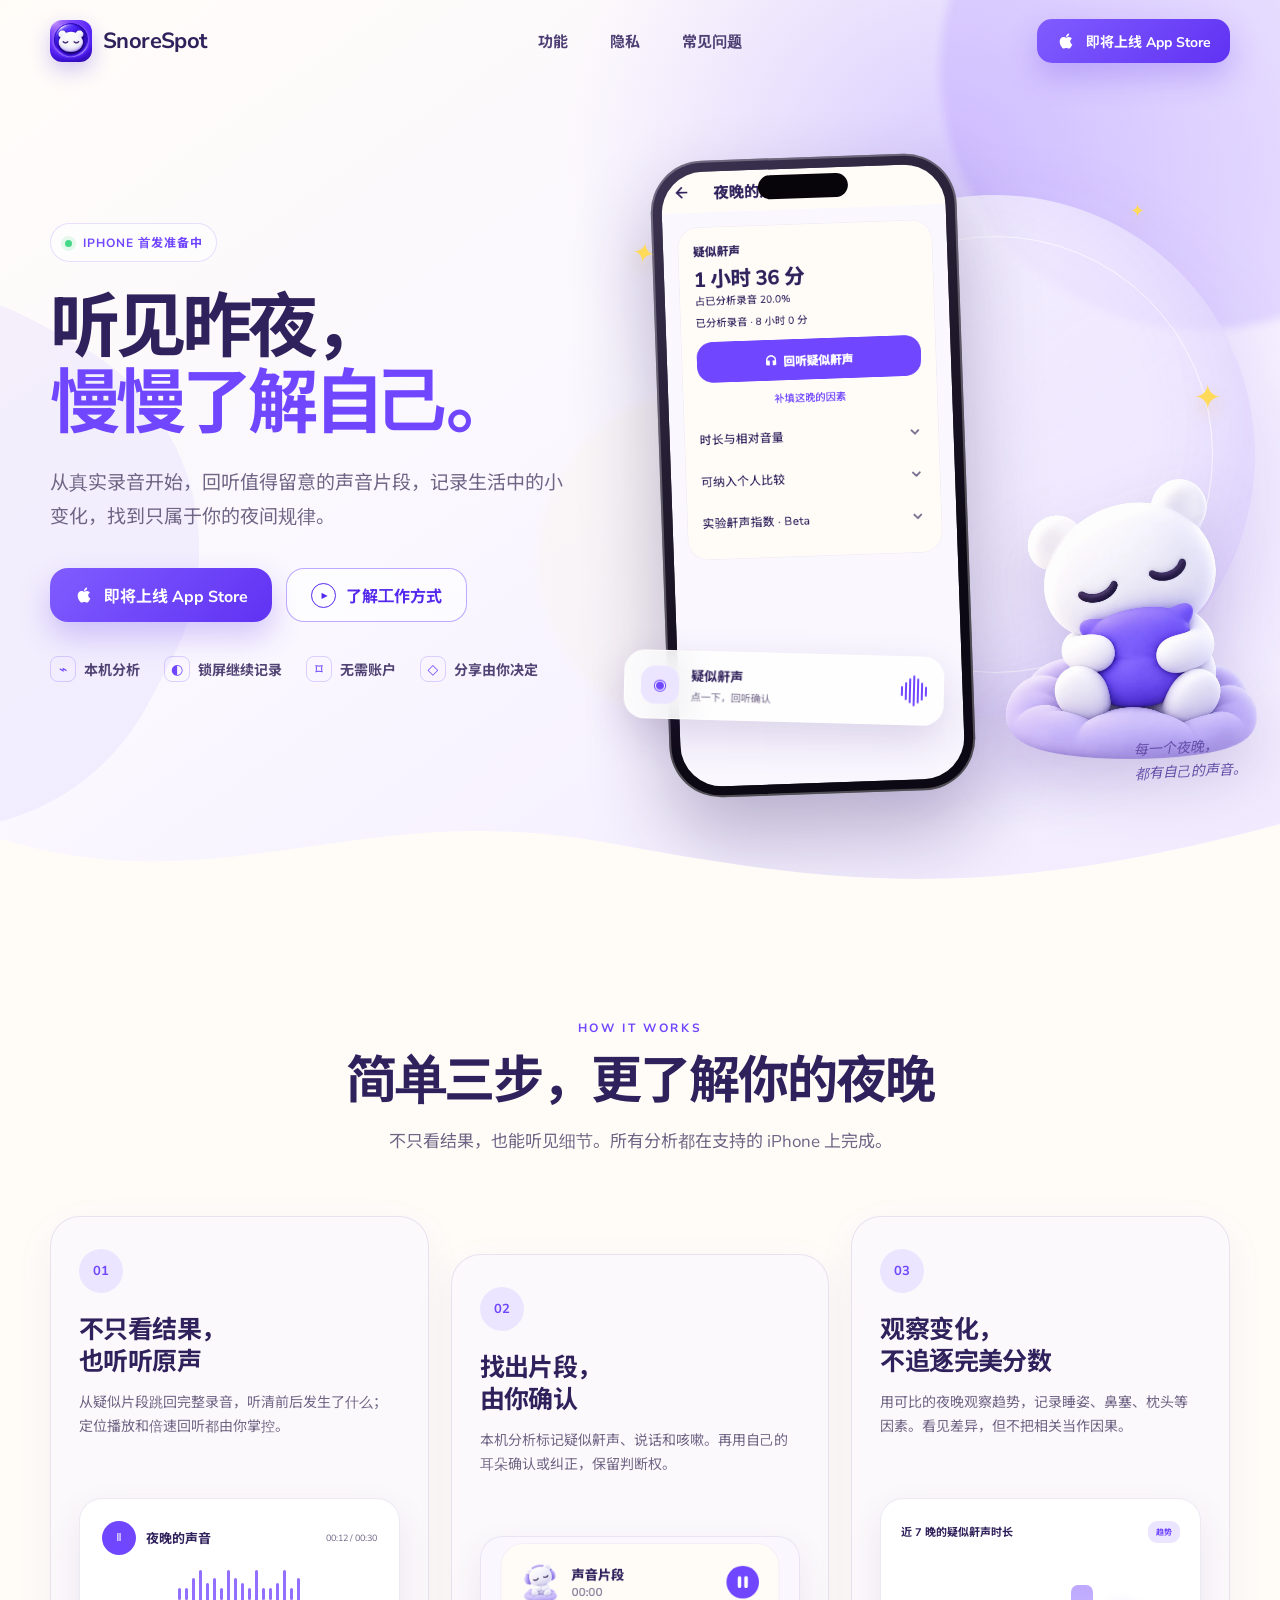
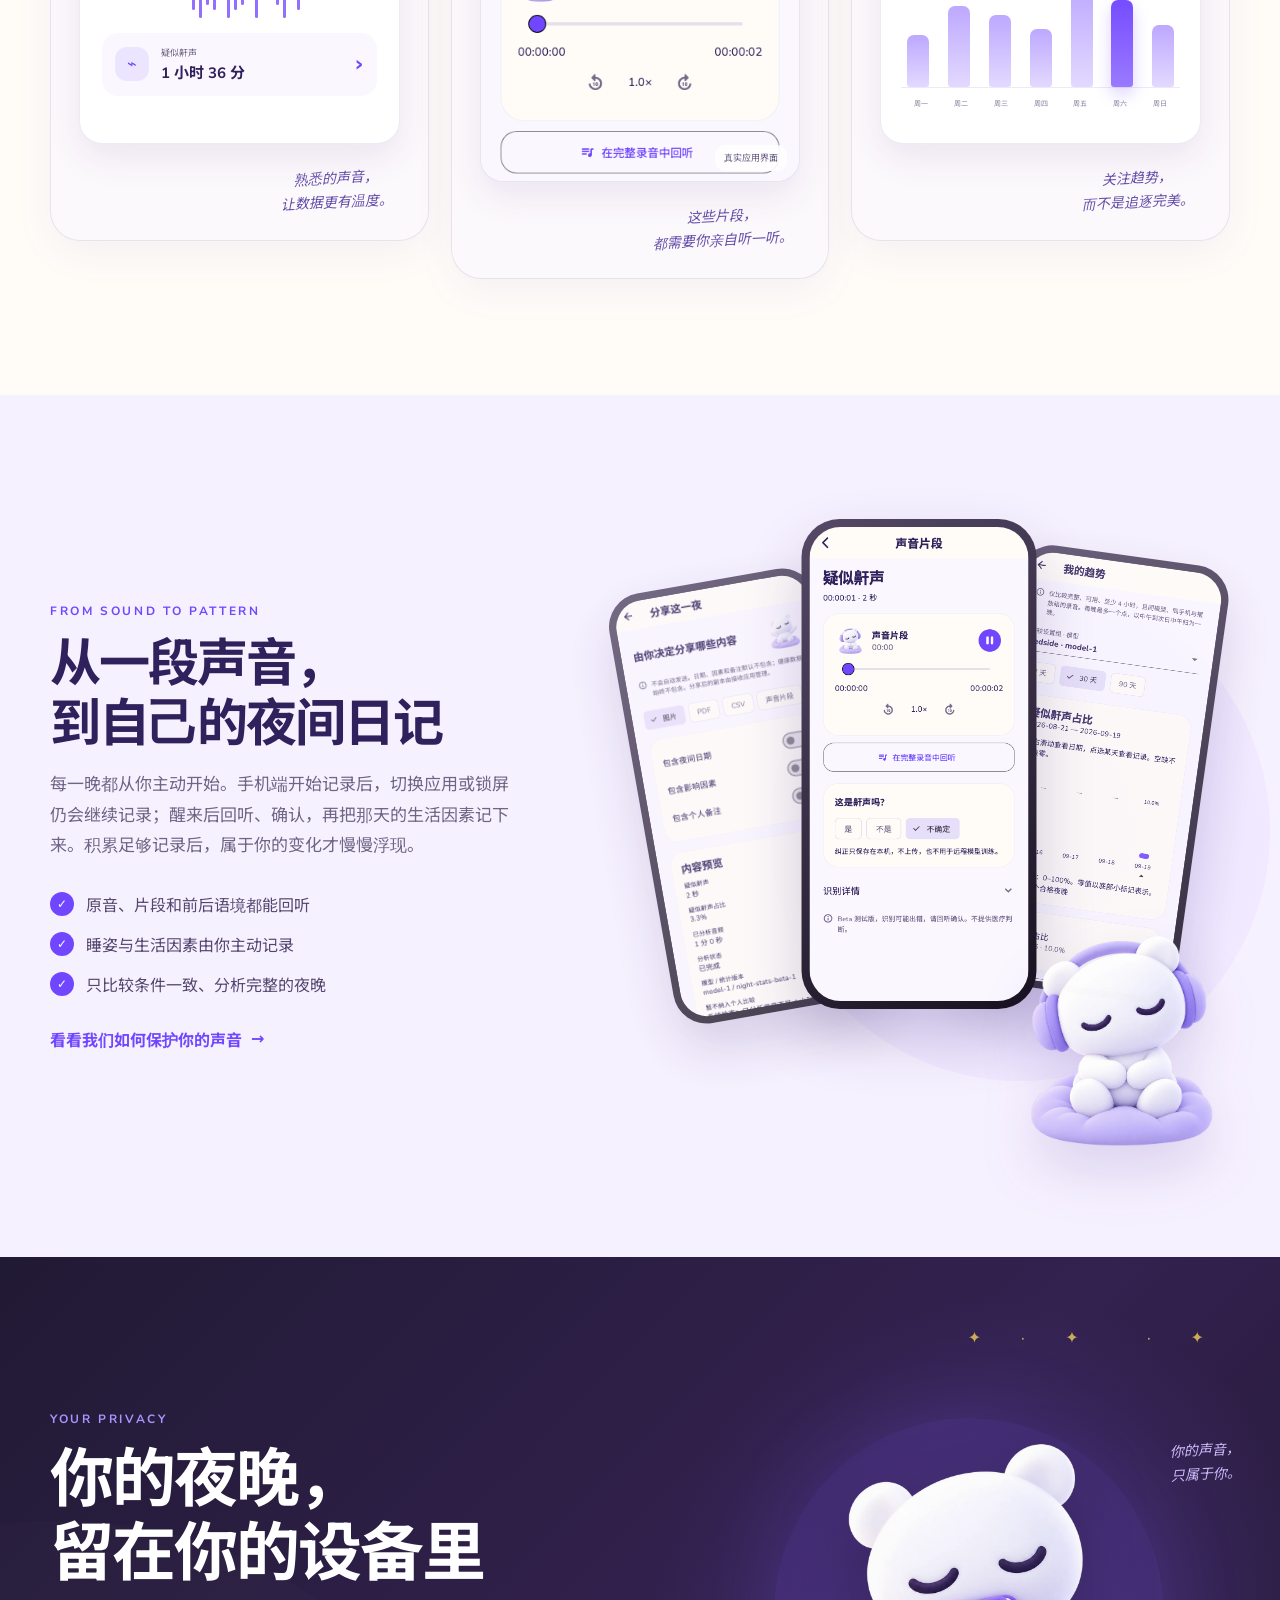
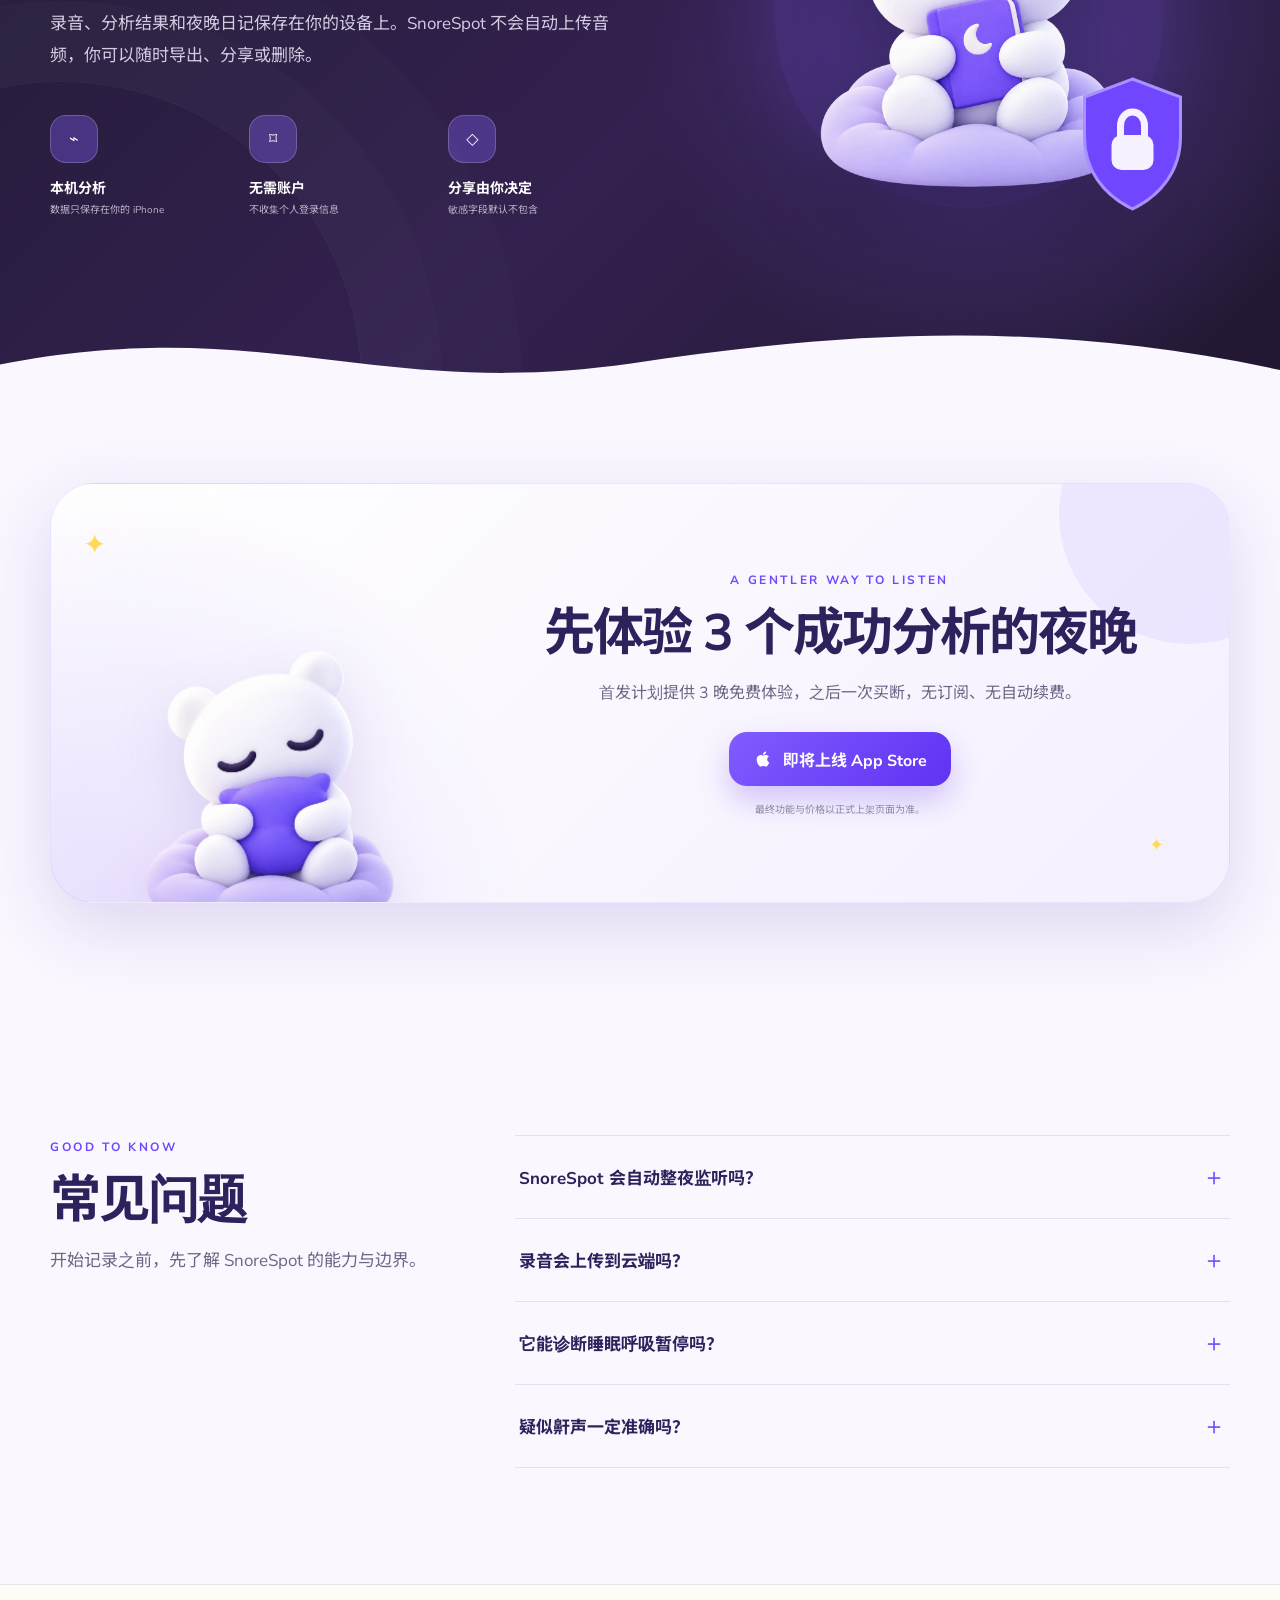
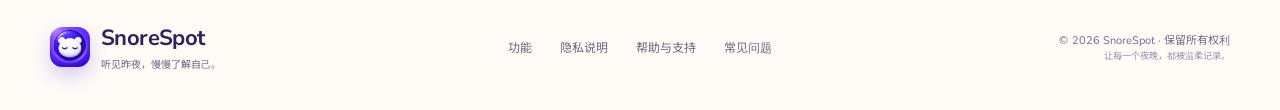
<file: index.html>
<!doctype html>
<html lang="zh-CN">
  <head>
    <meta charset="utf-8" />
    <meta name="viewport" content="width=device-width, initial-scale=1" />
    <meta
      name="description"
      content="SnoreSpot 帮你记录并回听夜晚的声音，手机端主动开始后切换应用或锁屏仍会继续记录，在支持的 iPhone 上进行本机分析，慢慢发现属于自己的夜间规律。"
    />
    <meta name="theme-color" content="#faf7ff" />
    <meta property="og:title" content="SnoreSpot · 听见昨夜，慢慢了解自己" />
    <meta
      property="og:description"
      content="记录夜晚声音、回听疑似片段、观察自己的变化。录音留在本机，分享由你决定。"
    />
    <link rel="icon" type="image/png" href="favicon.png" />
    <link rel="preload" href="assets/fonts/NotoSansSC-Regular.ttf" as="font" type="font/ttf" crossorigin />
    <link rel="stylesheet" href="styles.css" />
    <title>SnoreSpot · 听见昨夜，慢慢了解自己</title>
  </head>
  <body>
    <a class="skip-link" href="#main">跳到主要内容</a>

    <header class="site-header" data-header>
      <div class="nav-shell">
        <a class="brand" href="#top" aria-label="SnoreSpot 首页">
          <img src="assets/images/app_icon.webp" alt="" width="42" height="42" />
          <span>SnoreSpot</span>
        </a>

        <button class="menu-button" type="button" aria-expanded="false" aria-controls="site-nav" data-menu-button>
          <span class="sr-only">打开导航</span>
          <span></span><span></span>
        </button>

        <nav class="site-nav" id="site-nav" aria-label="主要导航" data-menu>
          <a href="#features">功能</a>
          <a href="#privacy">隐私</a>
          <a href="#faq">常见问题</a>
        </nav>

        <button class="button button-small header-cta" type="button" data-launch-trigger>
          <svg aria-hidden="true" viewBox="0 0 24 24"><path d="M17.05 20.28c-.98.95-2.05.8-3.08.35-1.09-.46-2.09-.48-3.24 0-1.44.62-2.2.44-3.06-.35C2.79 15.25 3.51 7.59 9.05 7.31c1.35.07 2.29.74 3.08.79 1.18-.24 2.31-.93 3.57-.84 1.51.12 2.65.72 3.4 1.8-3.12 1.87-2.38 5.98.48 7.13-.57 1.5-1.31 2.99-2.53 4.09ZM12.03 7.25C11.88 5.02 13.69 3.18 15.77 3c.29 2.58-2.34 4.5-3.74 4.25Z"/></svg>
          即将上线 App Store
        </button>
      </div>
    </header>

    <main id="main">
      <section class="hero" id="top">
        <div class="hero-glow hero-glow-one"></div>
        <div class="hero-glow hero-glow-two"></div>
        <div class="shell hero-grid">
          <div class="hero-copy reveal">
            <div class="eyebrow"><span></span> iPhone 首发准备中</div>
            <h1>听见昨夜，<br /><em>慢慢了解自己。</em></h1>
            <p class="hero-lede">
              从真实录音开始，回听值得留意的声音片段，记录生活中的小变化，找到只属于你的夜间规律。
            </p>
            <div class="hero-actions">
              <button class="button button-primary" type="button" data-launch-trigger>
                <svg aria-hidden="true" viewBox="0 0 24 24"><path d="M17.05 20.28c-.98.95-2.05.8-3.08.35-1.09-.46-2.09-.48-3.24 0-1.44.62-2.2.44-3.06-.35C2.79 15.25 3.51 7.59 9.05 7.31c1.35.07 2.29.74 3.08.79 1.18-.24 2.31-.93 3.57-.84 1.51.12 2.65.72 3.4 1.8-3.12 1.87-2.38 5.98.48 7.13-.57 1.5-1.31 2.99-2.53 4.09ZM12.03 7.25C11.88 5.02 13.69 3.18 15.77 3c.29 2.58-2.34 4.5-3.74 4.25Z"/></svg>
                即将上线 App Store
              </button>
              <a class="button button-ghost" href="#how-it-works">
                <span class="play-icon" aria-hidden="true">▶</span>
                了解工作方式
              </a>
            </div>

            <ul class="trust-list" aria-label="产品特点">
              <li><span class="trust-icon" aria-hidden="true">⌁</span> 本机分析</li>
              <li><span class="trust-icon" aria-hidden="true">◐</span> 锁屏继续记录</li>
              <li><span class="trust-icon" aria-hidden="true">⌑</span> 无需账户</li>
              <li><span class="trust-icon" aria-hidden="true">◇</span> 分享由你决定</li>
            </ul>
          </div>

          <div class="hero-visual reveal" aria-label="SnoreSpot 应用界面预览">
            <span class="star star-one" aria-hidden="true">✦</span>
            <span class="star star-two" aria-hidden="true">✦</span>
            <span class="star star-three" aria-hidden="true">✦</span>
            <div class="hero-moon" aria-hidden="true"></div>
            <img class="hero-bear" src="assets/images/mascot_pillow.webp" alt="抱着紫色枕头的 SnoreSpot 小熊" />

            <div class="phone phone-hero">
              <div class="phone-speaker" aria-hidden="true"></div>
              <div class="phone-screen">
                <img src="assets/images/app_report.png" alt="SnoreSpot 夜晚声音报告界面" />
              </div>
            </div>

            <div class="sound-card floating-card" aria-hidden="true">
              <div class="sound-card-icon">◉</div>
              <div><strong>疑似鼾声</strong><span>点一下，回听确认</span></div>
              <div class="tiny-wave"><i></i><i></i><i></i><i></i><i></i><i></i><i></i></div>
            </div>
            <p class="hand-note note-one">每一个夜晚，<br />都有自己的声音。</p>
          </div>
        </div>

        <div class="wave-divider" aria-hidden="true">
          <svg viewBox="0 0 1440 120" preserveAspectRatio="none"><path d="M0,52 C250,126 400,7 680,56 C930,100 1100,125 1440,36 L1440,120 L0,120 Z"/></svg>
        </div>
      </section>

      <section class="how-section section" id="how-it-works">
        <div class="shell">
          <div class="section-heading reveal">
            <span class="section-kicker">HOW IT WORKS</span>
            <h2>简单三步，更了解你的夜晚</h2>
            <p>不只看结果，也能听见细节。所有分析都在支持的 iPhone 上完成。</p>
          </div>

          <div class="feature-grid" id="features">
            <article class="feature-card reveal">
              <span class="card-number">01</span>
              <h3>不只看结果，<br />也听听原声</h3>
              <p>从疑似片段跳回完整录音，听清前后发生了什么；定位播放和倍速回听都由你掌控。</p>
              <div class="feature-demo waveform-demo" aria-hidden="true">
                <div class="demo-label"><span class="round-control">Ⅱ</span><strong>夜晚的声音</strong><b>00:12 / 00:30</b></div>
                <div class="wave-bars">
                  <i></i><i></i><i></i><i></i><i></i><i></i><i></i><i></i><i></i><i></i><i></i><i></i><i></i><i></i><i></i><i></i><i></i><i></i>
                </div>
                <div class="result-row"><span>⌁</span><div><small>疑似鼾声</small><strong>1 小时 36 分</strong></div><b>›</b></div>
              </div>
              <p class="hand-note">熟悉的声音，<br />让数据更有温度。</p>
            </article>

            <article class="feature-card feature-card-lift reveal">
              <span class="card-number">02</span>
              <h3>找出片段，<br />由你确认</h3>
              <p>本机分析标记疑似鼾声、说话和咳嗽。再用自己的耳朵确认或纠正，保留判断权。</p>
              <div class="feature-demo event-demo">
                <img src="assets/images/app_events.png" alt="应用中的声音事件回听界面" loading="lazy" />
              </div>
              <p class="hand-note">这些片段，<br />都需要你亲自听一听。</p>
            </article>

            <article class="feature-card reveal">
              <span class="card-number">03</span>
              <h3>观察变化，<br />不追逐完美分数</h3>
              <p>用可比的夜晚观察趋势，记录睡姿、鼻塞、枕头等因素。看见差异，但不把相关当作因果。</p>
              <div class="feature-demo chart-demo" aria-hidden="true">
                <div class="chart-head"><span>近 7 晚的疑似鼾声时长</span><b>趋势</b></div>
                <div class="chart-bars"><i style="--h:42%"></i><i style="--h:65%"></i><i style="--h:58%"></i><i style="--h:47%"></i><i style="--h:82%"></i><i class="active" style="--h:70%"></i><i style="--h:50%"></i></div>
                <div class="chart-days"><span>周一</span><span>周二</span><span>周三</span><span>周四</span><span>周五</span><span>周六</span><span>周日</span></div>
              </div>
              <p class="hand-note">关注趋势，<br />而不是追逐完美。</p>
            </article>
          </div>
        </div>
      </section>

      <section class="journey-section section" aria-labelledby="journey-title">
        <div class="shell journey-grid">
          <div class="journey-copy reveal">
            <span class="section-kicker">FROM SOUND TO PATTERN</span>
            <h2 id="journey-title">从一段声音，<br />到自己的夜间日记</h2>
            <p>每一晚都从你主动开始。手机端开始记录后，切换应用或锁屏仍会继续记录；醒来后回听、确认，再把那天的生活因素记下来。积累足够记录后，属于你的变化才慢慢浮现。</p>
            <ul class="check-list">
              <li><span>✓</span> 原音、片段和前后语境都能回听</li>
              <li><span>✓</span> 睡姿与生活因素由你主动记录</li>
              <li><span>✓</span> 只比较条件一致、分析完整的夜晚</li>
            </ul>
            <a class="text-link" href="#privacy">看看我们如何保护你的声音 <span>→</span></a>
          </div>

          <div class="screen-gallery reveal" aria-label="SnoreSpot 功能界面">
            <div class="screen-card screen-back"><img src="assets/images/app_share.png" alt="分享前预览界面" loading="lazy" /></div>
            <div class="screen-card screen-middle"><img src="assets/images/app_trends.png" alt="个人趋势界面" loading="lazy" /></div>
            <div class="screen-card screen-front"><img src="assets/images/app_events.png" alt="声音事件界面" loading="lazy" /></div>
            <img class="gallery-bear" src="assets/images/mascot_headphones.webp" alt="戴着耳机回听的小熊" loading="lazy" />
          </div>
        </div>
      </section>

      <section class="privacy-section section" id="privacy">
        <div class="privacy-stars" aria-hidden="true">✦　·　✦　　·　✦</div>
        <div class="shell privacy-grid">
          <div class="privacy-copy reveal">
            <span class="section-kicker section-kicker-light">YOUR PRIVACY</span>
            <h2>你的夜晚，<br />留在你的设备里</h2>
            <p>录音、分析结果和夜晚日记保存在你的设备上。SnoreSpot 不会自动上传音频，你可以随时导出、分享或删除。</p>
            <div class="privacy-points">
              <div><span aria-hidden="true">⌁</span><strong>本机分析</strong><small>数据只保存在你的 iPhone</small></div>
              <div><span aria-hidden="true">⌑</span><strong>无需账户</strong><small>不收集个人登录信息</small></div>
              <div><span aria-hidden="true">◇</span><strong>分享由你决定</strong><small>敏感字段默认不包含</small></div>
            </div>
          </div>
          <div class="privacy-art reveal">
            <div class="shield" aria-hidden="true">
              <svg viewBox="0 0 120 138"><path d="M60 4 108 22v40c0 33-19 58-48 72C31 120 12 95 12 62V22L60 4Z"/><rect x="39" y="60" width="42" height="35" rx="10"/><path d="M48 60v-9c0-8 5-14 12-14s12 6 12 14v9"/></svg>
            </div>
            <img src="assets/images/mascot_journal.webp" alt="抱着夜间日记的小熊" loading="lazy" />
            <p class="hand-note">你的声音，<br />只属于你。</p>
          </div>
        </div>
        <div class="wave-divider wave-divider-light" aria-hidden="true">
          <svg viewBox="0 0 1440 120" preserveAspectRatio="none"><path d="M0,66 C300,10 420,105 710,65 C960,28 1180,18 1440,72 L1440,120 L0,120 Z"/></svg>
        </div>
      </section>

      <section class="cta-section section" id="download">
        <div class="shell cta-shell reveal">
          <span class="cta-star cta-star-one" aria-hidden="true">✦</span>
          <span class="cta-star cta-star-two" aria-hidden="true">✦</span>
          <img src="assets/images/mascot_pillow.webp" alt="抱枕休息的小熊" loading="lazy" />
          <div class="cta-copy">
            <span class="section-kicker">A GENTLER WAY TO LISTEN</span>
            <h2>先体验 3 个成功分析的夜晚</h2>
            <p>首发计划提供 3 晚免费体验，之后一次买断，无订阅、无自动续费。</p>
            <button class="button button-primary" type="button" data-launch-trigger>
              <svg aria-hidden="true" viewBox="0 0 24 24"><path d="M17.05 20.28c-.98.95-2.05.8-3.08.35-1.09-.46-2.09-.48-3.24 0-1.44.62-2.2.44-3.06-.35C2.79 15.25 3.51 7.59 9.05 7.31c1.35.07 2.29.74 3.08.79 1.18-.24 2.31-.93 3.57-.84 1.51.12 2.65.72 3.4 1.8-3.12 1.87-2.38 5.98.48 7.13-.57 1.5-1.31 2.99-2.53 4.09ZM12.03 7.25C11.88 5.02 13.69 3.18 15.77 3c.29 2.58-2.34 4.5-3.74 4.25Z"/></svg>
              即将上线 App Store
            </button>
            <small>最终功能与价格以正式上架页面为准。</small>
          </div>
        </div>
      </section>

      <section class="faq-section section" id="faq">
        <div class="shell faq-grid">
          <div class="faq-heading reveal">
            <span class="section-kicker">GOOD TO KNOW</span>
            <h2>常见问题</h2>
            <p>开始记录之前，先了解 SnoreSpot 的能力与边界。</p>
          </div>
          <div class="faq-list reveal">
            <details>
              <summary>SnoreSpot 会自动整夜监听吗？<span>＋</span></summary>
              <p>不会。只有你主动开始记录后，SnoreSpot 才会使用麦克风；切换应用或锁屏后会继续记录，结束由你操作。结束后，小熊会在本机整理声音，分析完成便会显示报告。</p>
            </details>
            <details>
              <summary>录音会上传到云端吗？<span>＋</span></summary>
              <p>不会自动上传。录音、分析和日记保存在本机。只有你主动使用系统分享时，内容才会交给你选择的接收应用。</p>
            </details>
            <details>
              <summary>它能诊断睡眠呼吸暂停吗？<span>＋</span></summary>
              <p>不能。SnoreSpot 用于记录和个人观察，不是医疗器械，不测量睡眠时长，也不替代专业医疗意见。</p>
            </details>
            <details>
              <summary>疑似鼾声一定准确吗？<span>＋</span></summary>
              <p>不一定。设备端分析可能出错，因此每个片段都支持回听、确认和纠正；未检测到片段也不代表没有鼾声。</p>
            </details>
          </div>
        </div>
      </section>
    </main>

    <footer class="site-footer">
      <div class="shell footer-grid">
        <a class="brand footer-brand" href="#top">
          <img src="assets/images/app_icon.webp" alt="" width="40" height="40" />
          <span><strong>SnoreSpot</strong><small>听见昨夜，慢慢了解自己。</small></span>
        </a>
        <nav aria-label="页脚导航">
          <a href="#features">功能</a><a href="privacy.html#chinese">隐私说明</a><a href="support.html#chinese">帮助与支持</a><a href="#faq">常见问题</a>
        </nav>
        <p>© <span data-year></span> SnoreSpot · 保留所有权利<br /><small>让每一个夜晚，都被温柔记录。</small></p>
      </div>
    </footer>

    <dialog class="launch-dialog" data-launch-dialog aria-labelledby="launch-title">
      <button class="dialog-close" type="button" aria-label="关闭" data-dialog-close>×</button>
      <img src="assets/images/app_icon.webp" alt="" width="68" height="68" />
      <span class="section-kicker">COMING SOON</span>
      <h2 id="launch-title">SnoreSpot 正在准备中</h2>
      <p>我们正在完成 App Store 上架准备。正式上线后，你就可以在 iPhone 上记录夜间声音，回听片段，查看自己的报告。</p>
      <button class="button button-primary" type="button" data-dialog-close>知道了</button>
    </dialog>

    <script src="script.js"></script>
  </body>
</html>
</file>
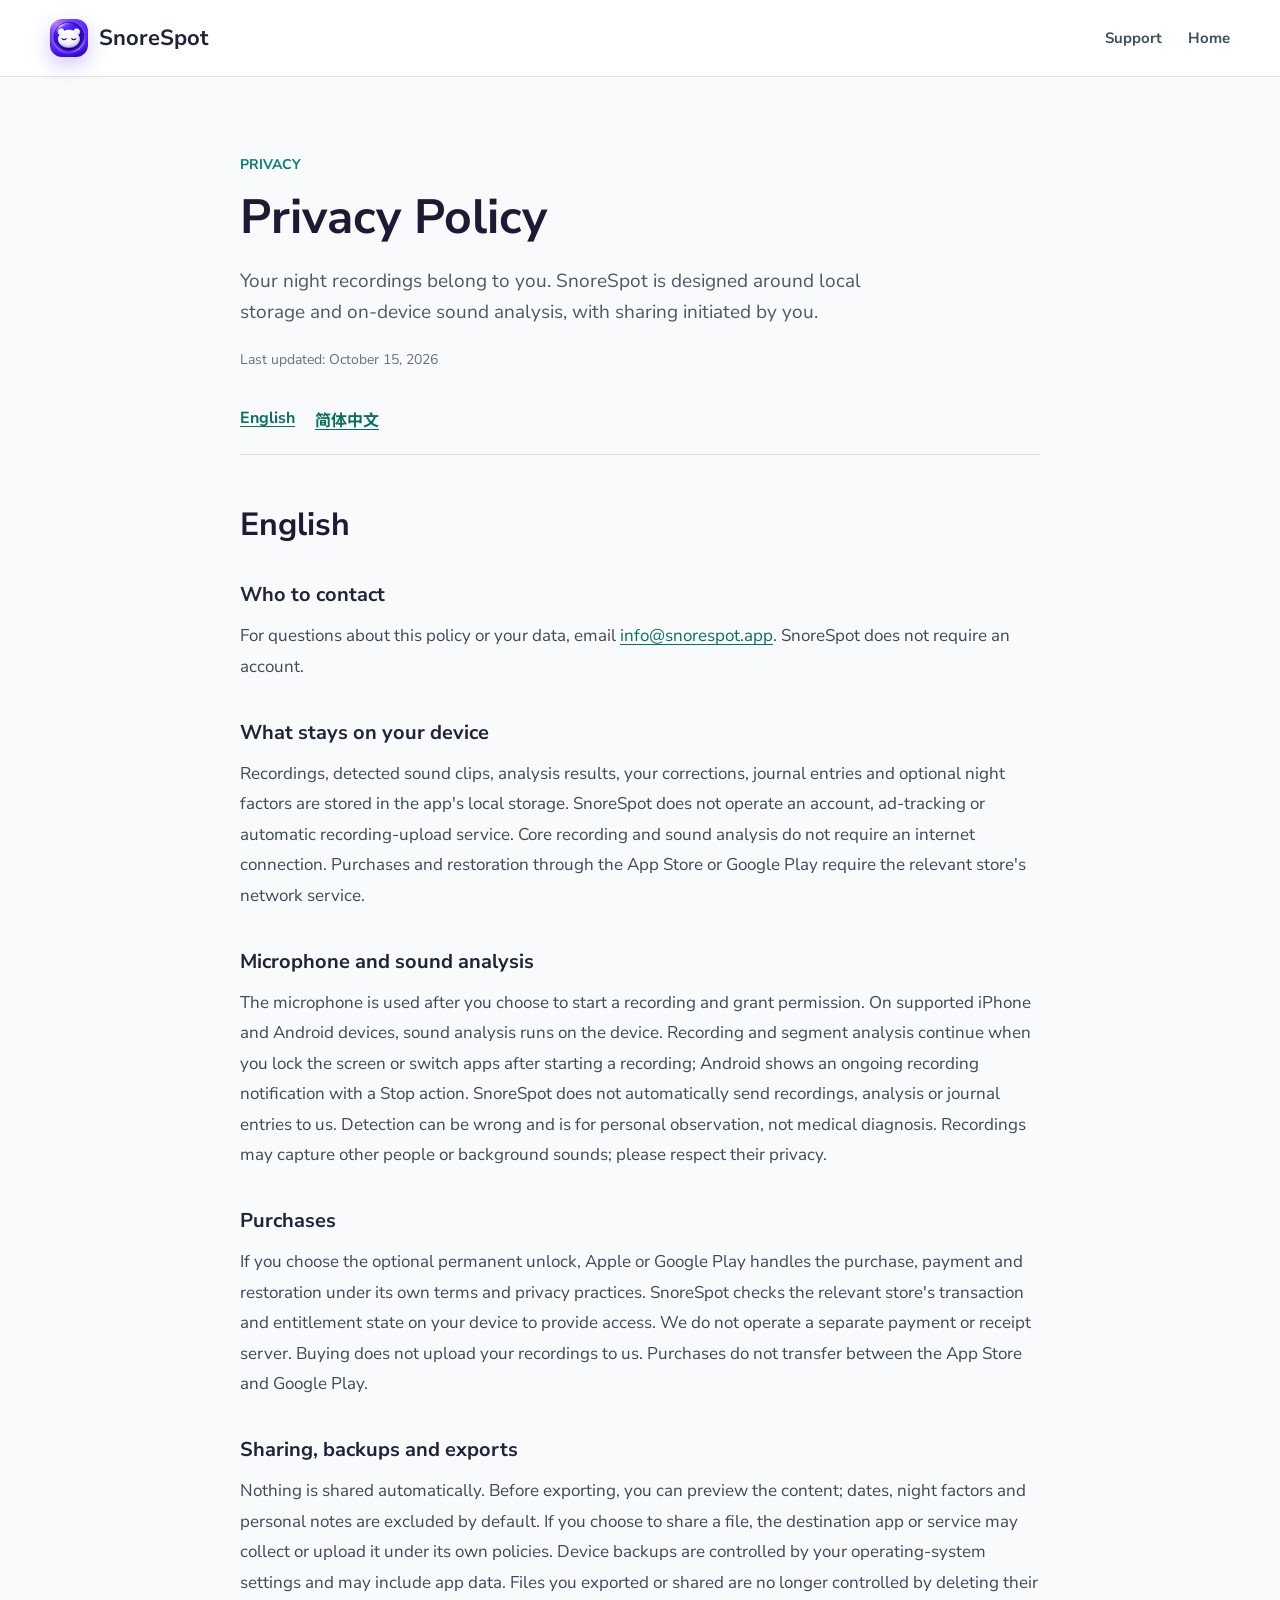
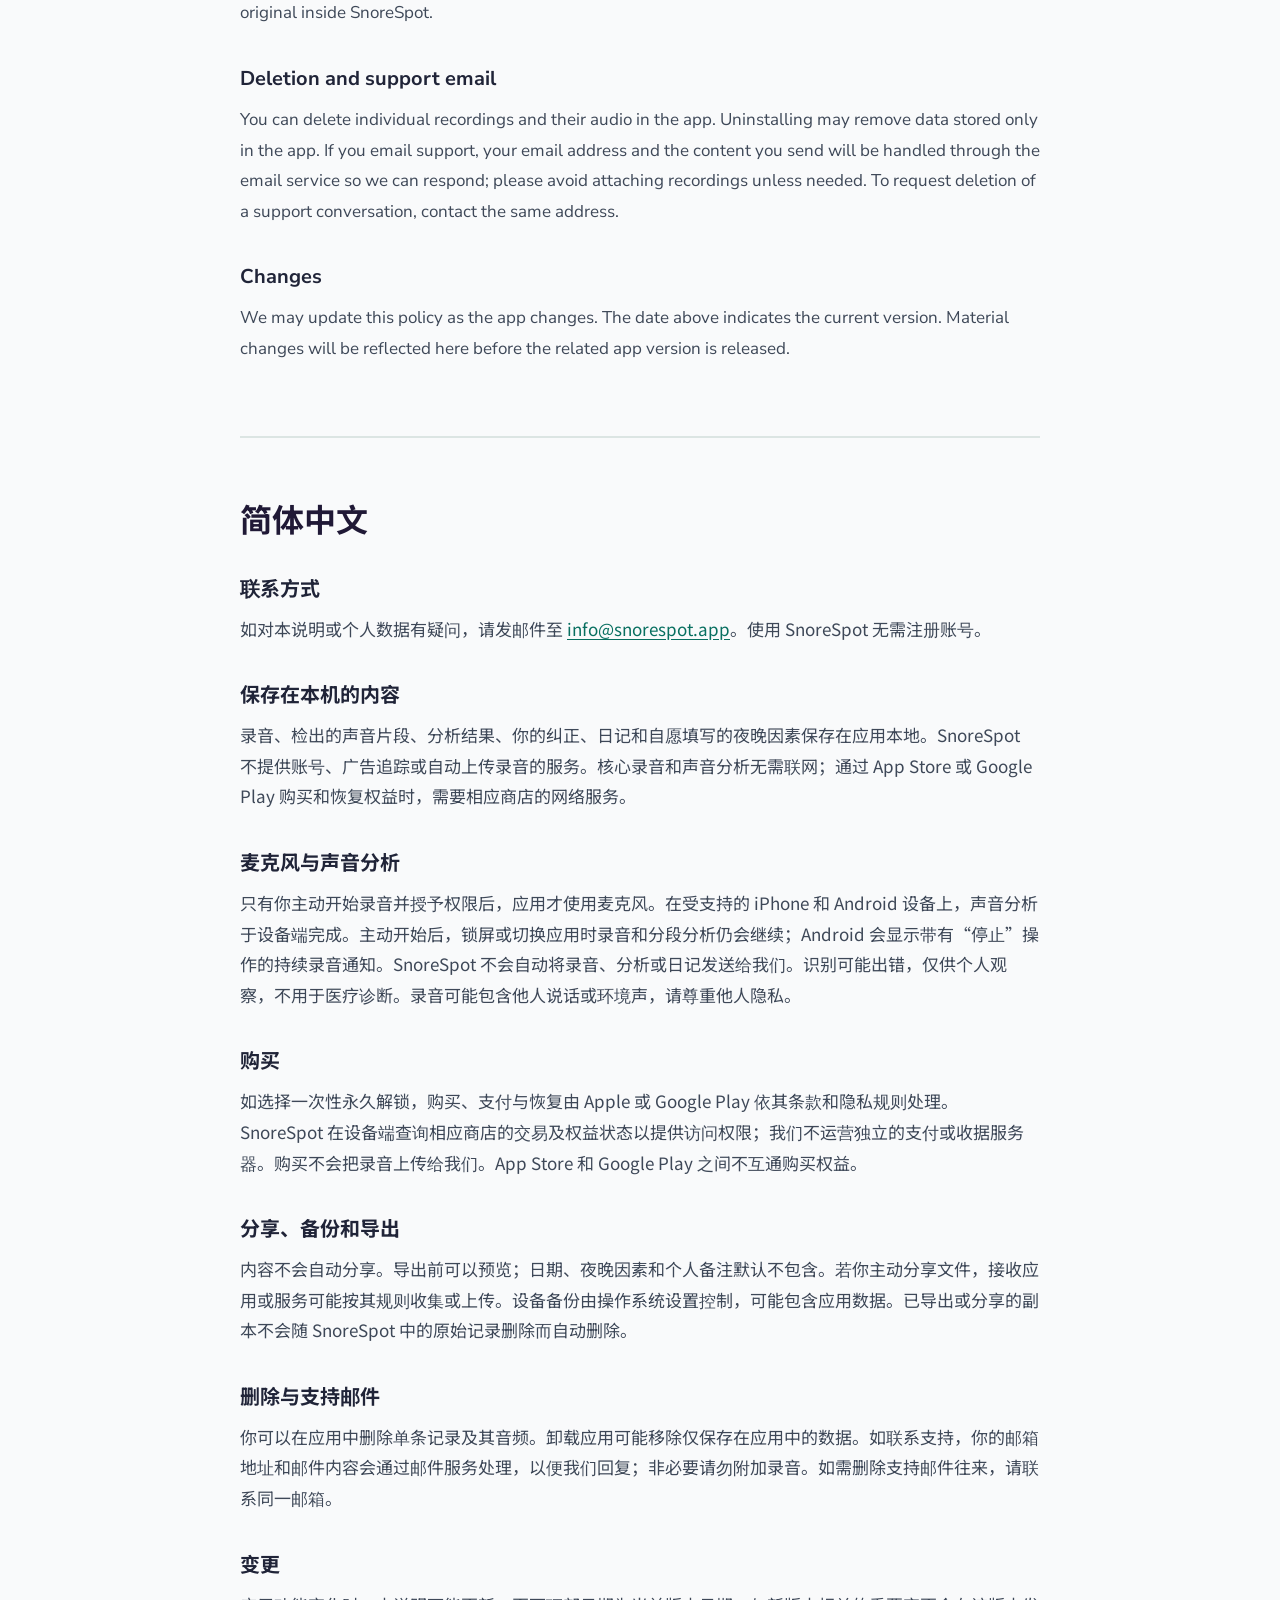
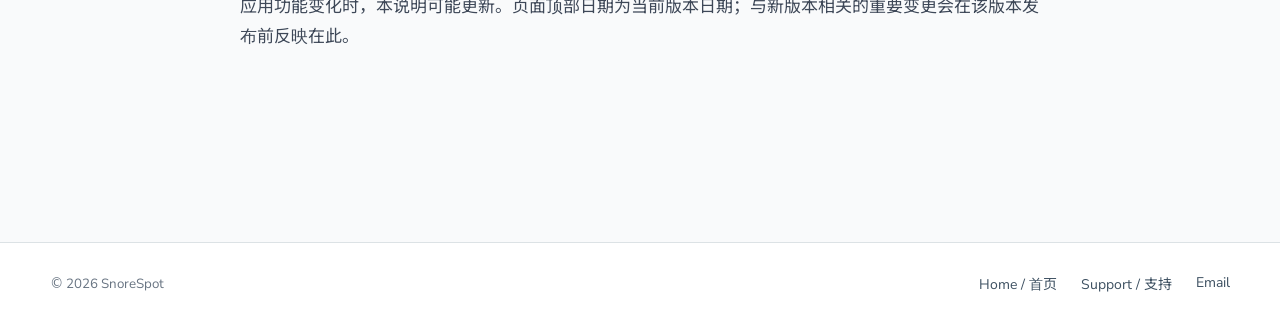
<file: privacy.html>
<!doctype html>
<html lang="en">
<head>
  <meta charset="utf-8" />
  <meta name="viewport" content="width=device-width, initial-scale=1" />
  <meta name="description" content="How SnoreSpot handles recordings, on-device analysis, sharing and purchases." />
  <title>Privacy Policy | SnoreSpot</title>
  <link rel="icon" type="image/png" href="favicon.png" />
  <link rel="stylesheet" href="styles.css" />
  <link rel="stylesheet" href="legal.css" />
</head>
<body class="legal-page">
  <a class="skip-link" href="#main">Skip to content</a>
  <header class="legal-header">
    <div class="shell">
      <a class="brand" href="index.html"><img src="assets/images/app_icon.webp" alt="" width="38" height="38" />SnoreSpot</a>
      <nav aria-label="Page navigation"><a href="support.html">Support</a><a href="index.html">Home</a></nav>
    </div>
  </header>
  <main class="legal-main" id="main">
    <p class="legal-eyebrow">Privacy</p>
    <h1>Privacy Policy</h1>
    <p class="legal-intro">Your night recordings belong to you. SnoreSpot is designed around local storage and on-device sound analysis, with sharing initiated by you.</p>
    <p class="legal-meta">Last updated: October 15, 2026</p>
    <nav class="language-nav" aria-label="Language"><a href="#english">English</a><a href="#chinese" lang="zh-CN">简体中文</a></nav>

    <section class="legal-section" id="english" lang="en">
      <h2>English</h2>
      <h3>Who to contact</h3>
      <p>For questions about this policy or your data, email <a href="mailto:info@snorespot.app">info@snorespot.app</a>. SnoreSpot does not require an account.</p>
      <h3>What stays on your device</h3>
      <p>Recordings, detected sound clips, analysis results, your corrections, journal entries and optional night factors are stored in the app's local storage. SnoreSpot does not operate an account, ad-tracking or automatic recording-upload service. Core recording and sound analysis do not require an internet connection. Purchases and restoration through the App Store or Google Play require the relevant store's network service.</p>
      <h3>Microphone and sound analysis</h3>
      <p>The microphone is used after you choose to start a recording and grant permission. On supported iPhone and Android devices, sound analysis runs on the device. Recording and segment analysis continue when you lock the screen or switch apps after starting a recording; Android shows an ongoing recording notification with a Stop action. SnoreSpot does not automatically send recordings, analysis or journal entries to us. Detection can be wrong and is for personal observation, not medical diagnosis. Recordings may capture other people or background sounds; please respect their privacy.</p>
      <h3>Purchases</h3>
      <p>If you choose the optional permanent unlock, Apple or Google Play handles the purchase, payment and restoration under its own terms and privacy practices. SnoreSpot checks the relevant store's transaction and entitlement state on your device to provide access. We do not operate a separate payment or receipt server. Buying does not upload your recordings to us. Purchases do not transfer between the App Store and Google Play.</p>
      <h3>Sharing, backups and exports</h3>
      <p>Nothing is shared automatically. Before exporting, you can preview the content; dates, night factors and personal notes are excluded by default. If you choose to share a file, the destination app or service may collect or upload it under its own policies. Device backups are controlled by your operating-system settings and may include app data. Files you exported or shared are no longer controlled by deleting their original inside SnoreSpot.</p>
      <h3>Deletion and support email</h3>
      <p>You can delete individual recordings and their audio in the app. Uninstalling may remove data stored only in the app. If you email support, your email address and the content you send will be handled through the email service so we can respond; please avoid attaching recordings unless needed. To request deletion of a support conversation, contact the same address.</p>
      <h3>Changes</h3>
      <p>We may update this policy as the app changes. The date above indicates the current version. Material changes will be reflected here before the related app version is released.</p>
    </section>

    <section class="legal-section" id="chinese" lang="zh-CN">
      <h2>简体中文</h2>
      <h3>联系方式</h3>
      <p>如对本说明或个人数据有疑问，请发邮件至 <a href="mailto:info@snorespot.app">info@snorespot.app</a>。使用 SnoreSpot 无需注册账号。</p>
      <h3>保存在本机的内容</h3>
      <p>录音、检出的声音片段、分析结果、你的纠正、日记和自愿填写的夜晚因素保存在应用本地。SnoreSpot 不提供账号、广告追踪或自动上传录音的服务。核心录音和声音分析无需联网；通过 App Store 或 Google Play 购买和恢复权益时，需要相应商店的网络服务。</p>
      <h3>麦克风与声音分析</h3>
      <p>只有你主动开始录音并授予权限后，应用才使用麦克风。在受支持的 iPhone 和 Android 设备上，声音分析于设备端完成。主动开始后，锁屏或切换应用时录音和分段分析仍会继续；Android 会显示带有“停止”操作的持续录音通知。SnoreSpot 不会自动将录音、分析或日记发送给我们。识别可能出错，仅供个人观察，不用于医疗诊断。录音可能包含他人说话或环境声，请尊重他人隐私。</p>
      <h3>购买</h3>
      <p>如选择一次性永久解锁，购买、支付与恢复由 Apple 或 Google Play 依其条款和隐私规则处理。SnoreSpot 在设备端查询相应商店的交易及权益状态以提供访问权限；我们不运营独立的支付或收据服务器。购买不会把录音上传给我们。App Store 和 Google Play 之间不互通购买权益。</p>
      <h3>分享、备份和导出</h3>
      <p>内容不会自动分享。导出前可以预览；日期、夜晚因素和个人备注默认不包含。若你主动分享文件，接收应用或服务可能按其规则收集或上传。设备备份由操作系统设置控制，可能包含应用数据。已导出或分享的副本不会随 SnoreSpot 中的原始记录删除而自动删除。</p>
      <h3>删除与支持邮件</h3>
      <p>你可以在应用中删除单条记录及其音频。卸载应用可能移除仅保存在应用中的数据。如联系支持，你的邮箱地址和邮件内容会通过邮件服务处理，以便我们回复；非必要请勿附加录音。如需删除支持邮件往来，请联系同一邮箱。</p>
      <h3>变更</h3>
      <p>应用功能变化时，本说明可能更新。页面顶部日期为当前版本日期；与新版本相关的重要变更会在该版本发布前反映在此。</p>
    </section>
  </main>
  <footer class="legal-footer"><div class="shell"><small>© 2026 SnoreSpot</small><nav aria-label="Footer"><a href="index.html">Home / 首页</a><a href="support.html">Support / 支持</a><a href="mailto:info@snorespot.app">Email</a></nav></div></footer>
</body>
</html>
</file>
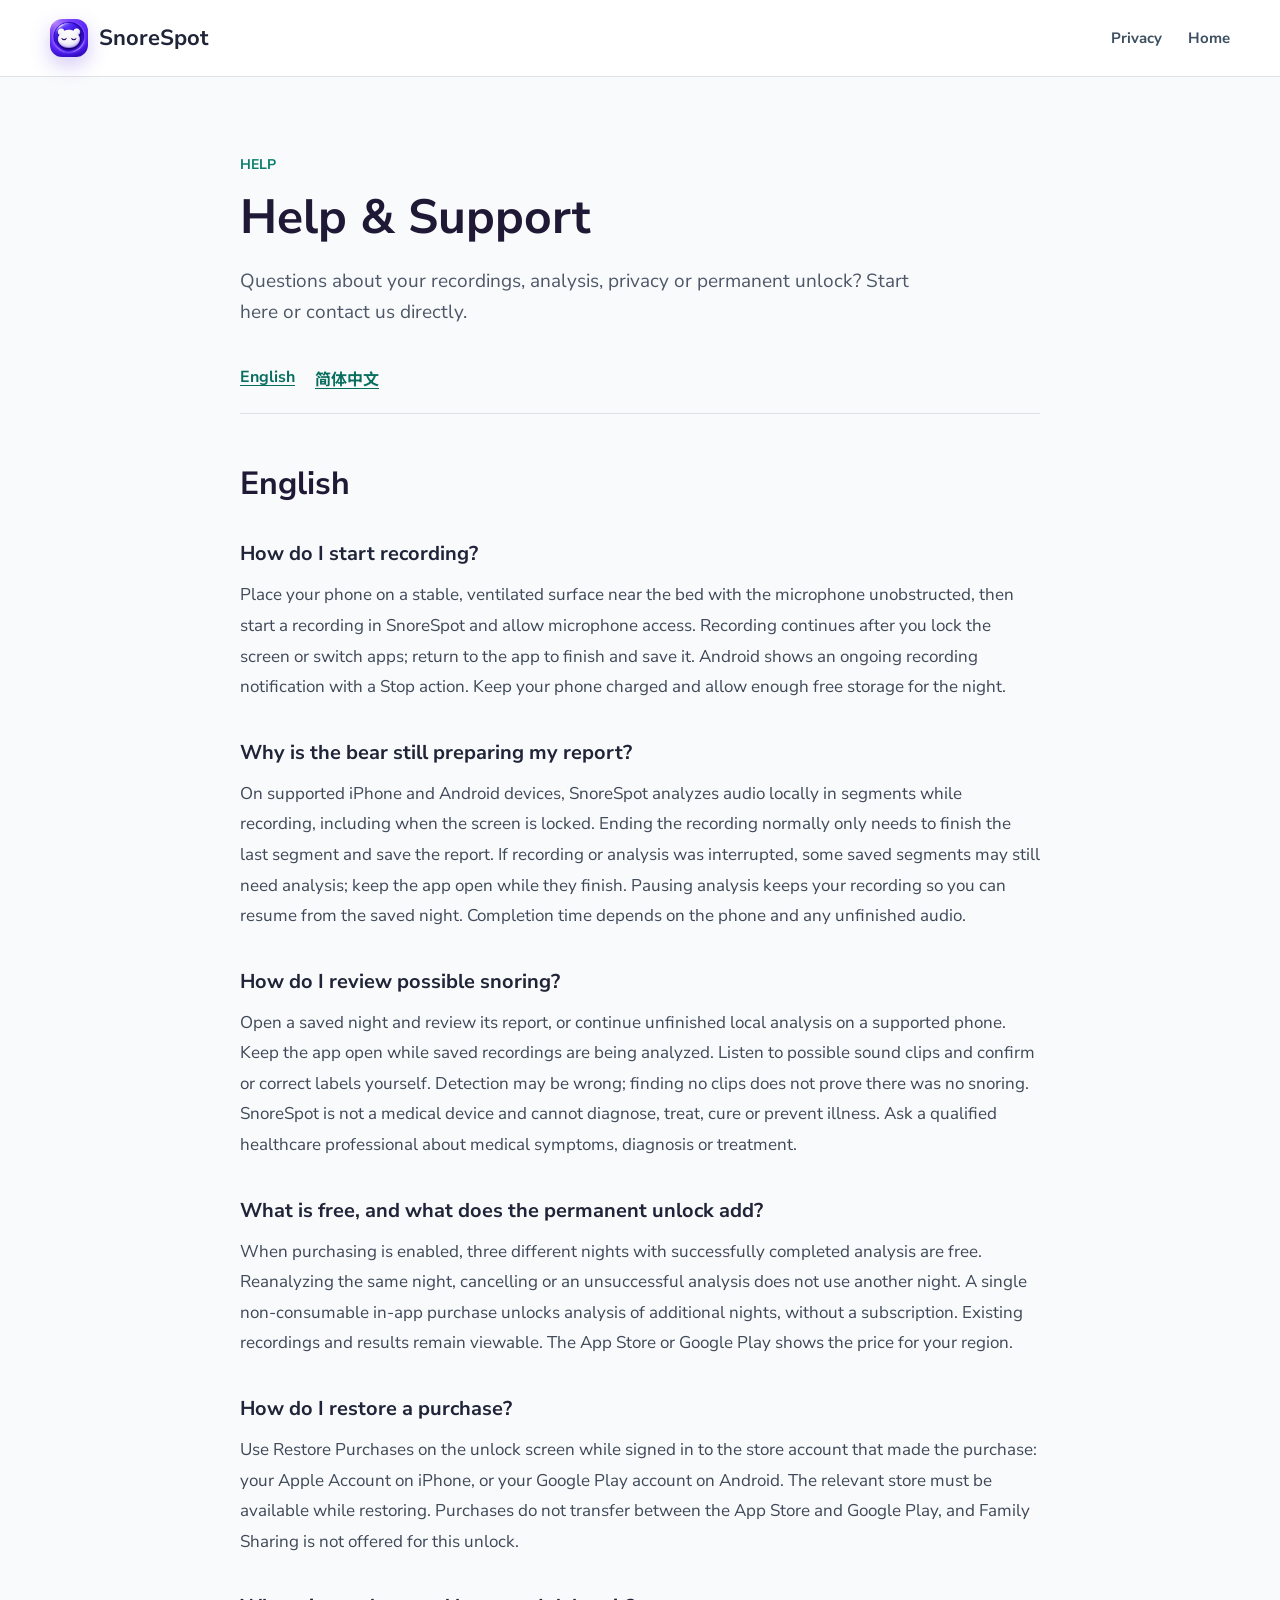
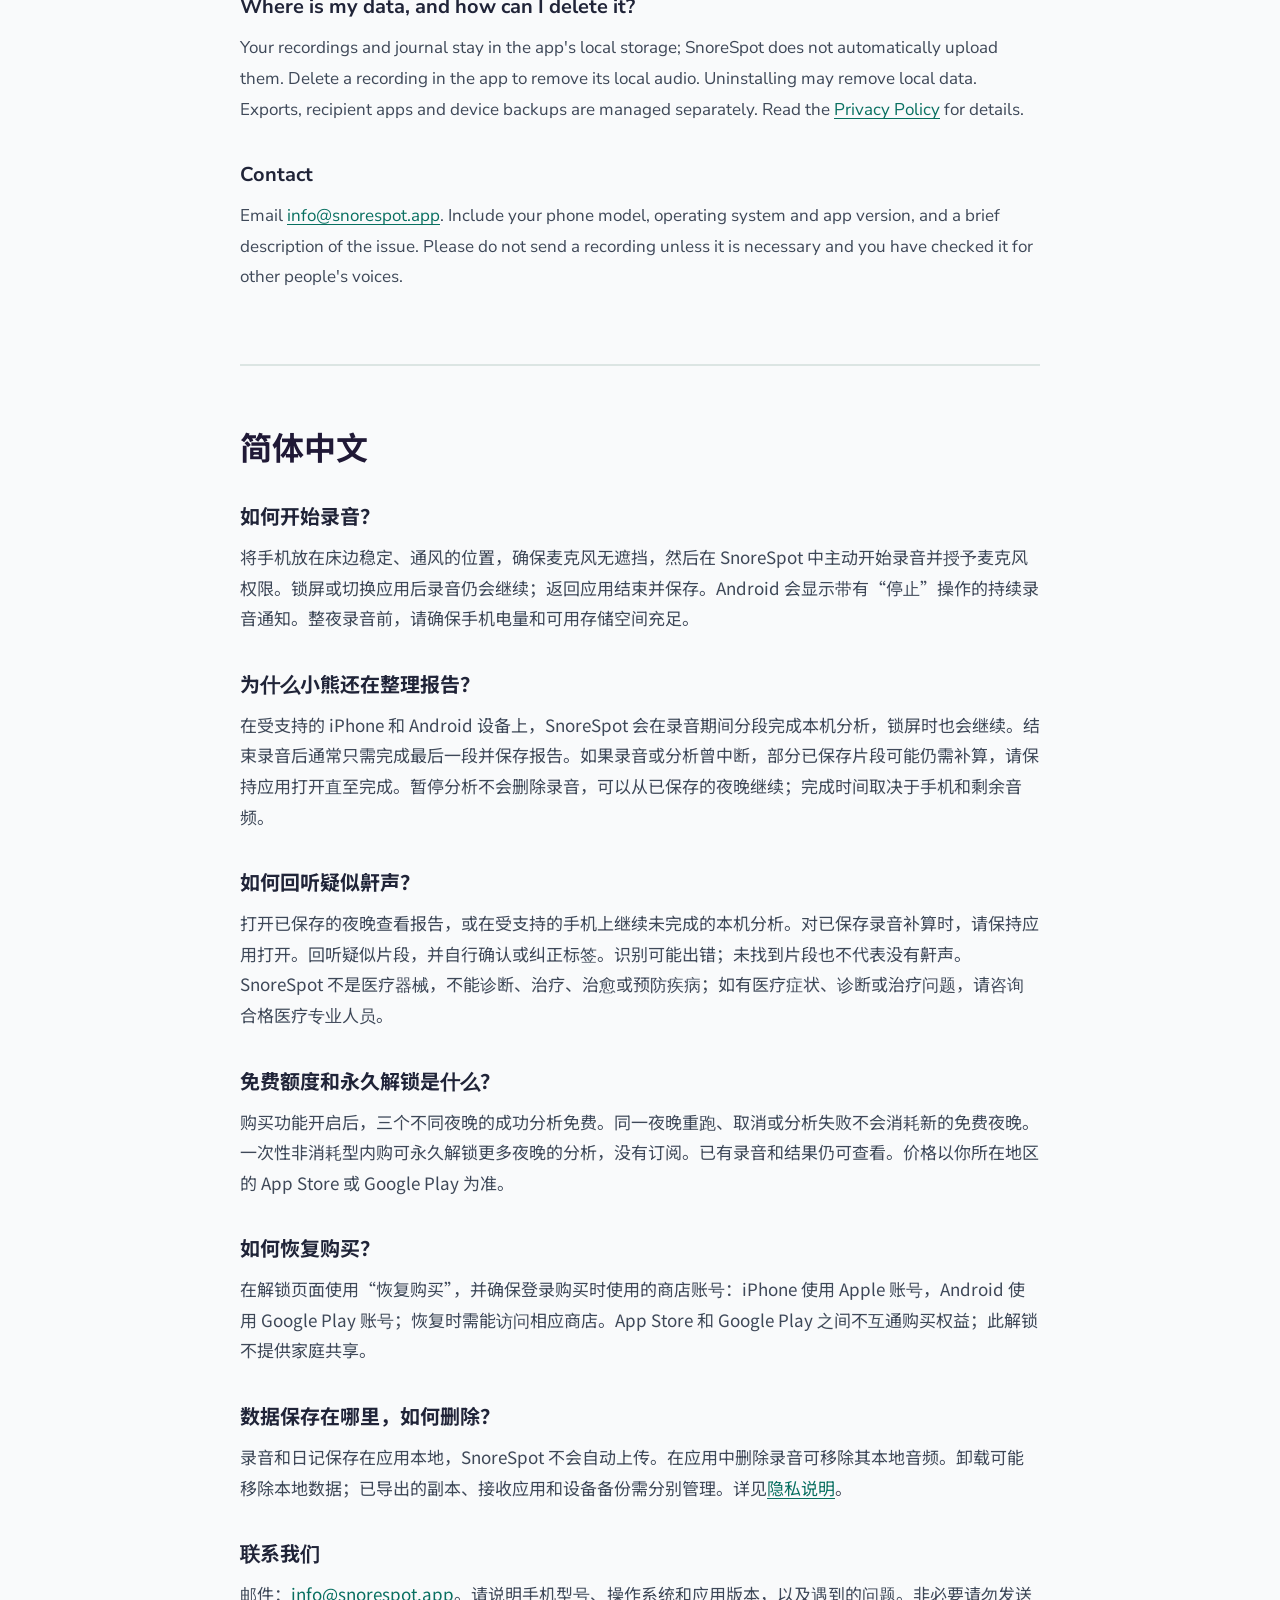
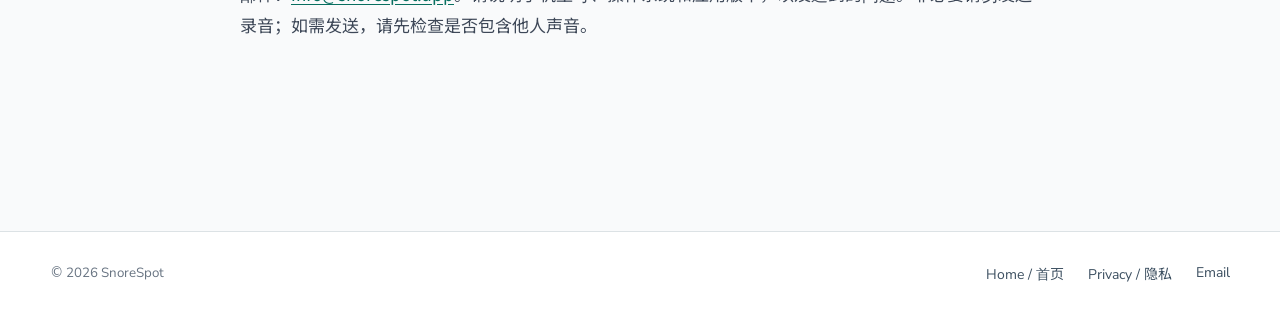
<file: support.html>
<!doctype html>
<html lang="en">
<head>
  <meta charset="utf-8" />
  <meta name="viewport" content="width=device-width, initial-scale=1" />
  <meta name="description" content="SnoreSpot help for recording, analysis, purchases, privacy and data deletion." />
  <title>Help &amp; Support | SnoreSpot</title>
  <link rel="icon" type="image/png" href="favicon.png" />
  <link rel="stylesheet" href="styles.css" />
  <link rel="stylesheet" href="legal.css" />
</head>
<body class="legal-page">
  <a class="skip-link" href="#main">Skip to content</a>
  <header class="legal-header">
    <div class="shell">
      <a class="brand" href="index.html"><img src="assets/images/app_icon.webp" alt="" width="38" height="38" />SnoreSpot</a>
      <nav aria-label="Page navigation"><a href="privacy.html">Privacy</a><a href="index.html">Home</a></nav>
    </div>
  </header>
  <main class="legal-main" id="main">
    <p class="legal-eyebrow">Help</p>
    <h1>Help &amp; Support</h1>
    <p class="legal-intro">Questions about your recordings, analysis, privacy or permanent unlock? Start here or contact us directly.</p>
    <nav class="language-nav" aria-label="Language"><a href="#english">English</a><a href="#chinese" lang="zh-CN">简体中文</a></nav>

    <section class="legal-section" id="english" lang="en">
      <h2>English</h2>
      <h3>How do I start recording?</h3>
      <p>Place your phone on a stable, ventilated surface near the bed with the microphone unobstructed, then start a recording in SnoreSpot and allow microphone access. Recording continues after you lock the screen or switch apps; return to the app to finish and save it. Android shows an ongoing recording notification with a Stop action. Keep your phone charged and allow enough free storage for the night.</p>
      <h3>Why is the bear still preparing my report?</h3>
      <p>On supported iPhone and Android devices, SnoreSpot analyzes audio locally in segments while recording, including when the screen is locked. Ending the recording normally only needs to finish the last segment and save the report. If recording or analysis was interrupted, some saved segments may still need analysis; keep the app open while they finish. Pausing analysis keeps your recording so you can resume from the saved night. Completion time depends on the phone and any unfinished audio.</p>
      <h3>How do I review possible snoring?</h3>
      <p>Open a saved night and review its report, or continue unfinished local analysis on a supported phone. Keep the app open while saved recordings are being analyzed. Listen to possible sound clips and confirm or correct labels yourself. Detection may be wrong; finding no clips does not prove there was no snoring. SnoreSpot is not a medical device and cannot diagnose, treat, cure or prevent illness. Ask a qualified healthcare professional about medical symptoms, diagnosis or treatment.</p>
      <h3>What is free, and what does the permanent unlock add?</h3>
      <p>When purchasing is enabled, three different nights with successfully completed analysis are free. Reanalyzing the same night, cancelling or an unsuccessful analysis does not use another night. A single non-consumable in-app purchase unlocks analysis of additional nights, without a subscription. Existing recordings and results remain viewable. The App Store or Google Play shows the price for your region.</p>
      <h3>How do I restore a purchase?</h3>
      <p>Use Restore Purchases on the unlock screen while signed in to the store account that made the purchase: your Apple Account on iPhone, or your Google Play account on Android. The relevant store must be available while restoring. Purchases do not transfer between the App Store and Google Play, and Family Sharing is not offered for this unlock.</p>
      <h3>Where is my data, and how can I delete it?</h3>
      <p>Your recordings and journal stay in the app's local storage; SnoreSpot does not automatically upload them. Delete a recording in the app to remove its local audio. Uninstalling may remove local data. Exports, recipient apps and device backups are managed separately. Read the <a href="privacy.html">Privacy Policy</a> for details.</p>
      <h3>Contact</h3>
      <p>Email <a href="mailto:info@snorespot.app">info@snorespot.app</a>. Include your phone model, operating system and app version, and a brief description of the issue. Please do not send a recording unless it is necessary and you have checked it for other people's voices.</p>
    </section>

    <section class="legal-section" id="chinese" lang="zh-CN">
      <h2>简体中文</h2>
      <h3>如何开始录音？</h3>
      <p>将手机放在床边稳定、通风的位置，确保麦克风无遮挡，然后在 SnoreSpot 中主动开始录音并授予麦克风权限。锁屏或切换应用后录音仍会继续；返回应用结束并保存。Android 会显示带有“停止”操作的持续录音通知。整夜录音前，请确保手机电量和可用存储空间充足。</p>
      <h3>为什么小熊还在整理报告？</h3>
      <p>在受支持的 iPhone 和 Android 设备上，SnoreSpot 会在录音期间分段完成本机分析，锁屏时也会继续。结束录音后通常只需完成最后一段并保存报告。如果录音或分析曾中断，部分已保存片段可能仍需补算，请保持应用打开直至完成。暂停分析不会删除录音，可以从已保存的夜晚继续；完成时间取决于手机和剩余音频。</p>
      <h3>如何回听疑似鼾声？</h3>
      <p>打开已保存的夜晚查看报告，或在受支持的手机上继续未完成的本机分析。对已保存录音补算时，请保持应用打开。回听疑似片段，并自行确认或纠正标签。识别可能出错；未找到片段也不代表没有鼾声。SnoreSpot 不是医疗器械，不能诊断、治疗、治愈或预防疾病；如有医疗症状、诊断或治疗问题，请咨询合格医疗专业人员。</p>
      <h3>免费额度和永久解锁是什么？</h3>
      <p>购买功能开启后，三个不同夜晚的成功分析免费。同一夜晚重跑、取消或分析失败不会消耗新的免费夜晚。一次性非消耗型内购可永久解锁更多夜晚的分析，没有订阅。已有录音和结果仍可查看。价格以你所在地区的 App Store 或 Google Play 为准。</p>
      <h3>如何恢复购买？</h3>
      <p>在解锁页面使用“恢复购买”，并确保登录购买时使用的商店账号：iPhone 使用 Apple 账号，Android 使用 Google Play 账号；恢复时需能访问相应商店。App Store 和 Google Play 之间不互通购买权益；此解锁不提供家庭共享。</p>
      <h3>数据保存在哪里，如何删除？</h3>
      <p>录音和日记保存在应用本地，SnoreSpot 不会自动上传。在应用中删除录音可移除其本地音频。卸载可能移除本地数据；已导出的副本、接收应用和设备备份需分别管理。详见<a href="privacy.html">隐私说明</a>。</p>
      <h3>联系我们</h3>
      <p>邮件：<a href="mailto:info@snorespot.app">info@snorespot.app</a>。请说明手机型号、操作系统和应用版本，以及遇到的问题。非必要请勿发送录音；如需发送，请先检查是否包含他人声音。</p>
    </section>
  </main>
  <footer class="legal-footer"><div class="shell"><small>© 2026 SnoreSpot</small><nav aria-label="Footer"><a href="index.html">Home / 首页</a><a href="privacy.html">Privacy / 隐私</a><a href="mailto:info@snorespot.app">Email</a></nav></div></footer>
</body>
</html>
</file>
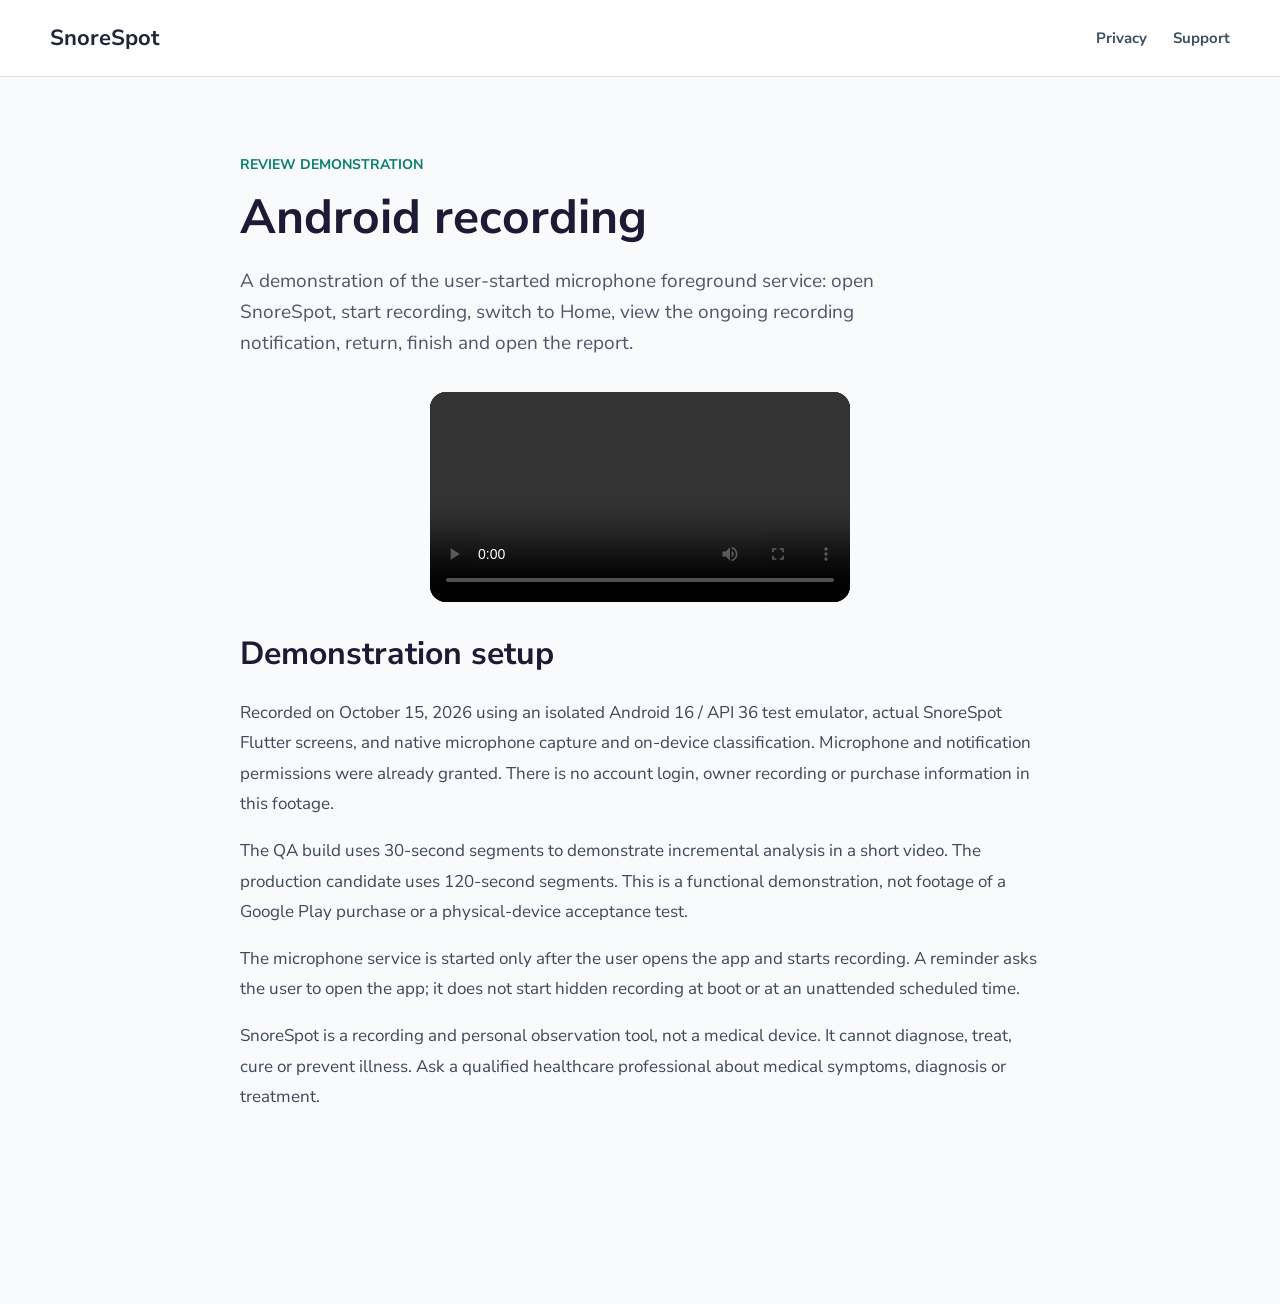
<file: review/android-microphone.html>
<!doctype html>
<html lang="en">
<head>
  <meta charset="utf-8" />
  <meta name="viewport" content="width=device-width, initial-scale=1" />
  <meta name="robots" content="noindex" />
  <title>Android recording demonstration | SnoreSpot</title>
  <link rel="icon" type="image/png" href="../favicon.png" />
  <link rel="stylesheet" href="../styles.css" />
  <link rel="stylesheet" href="../legal.css" />
</head>
<body class="legal-page">
  <header class="legal-header"><div class="shell"><a class="brand" href="../index.html">SnoreSpot</a><nav aria-label="Page navigation"><a href="../privacy.html">Privacy</a><a href="../support.html">Support</a></nav></div></header>
  <main class="legal-main" id="main">
    <p class="legal-eyebrow">Review demonstration</p>
    <h1>Android recording</h1>
    <p class="legal-intro">A demonstration of the user-started microphone foreground service: open SnoreSpot, start recording, switch to Home, view the ongoing recording notification, return, finish and open the report.</p>
    <video controls playsinline preload="metadata" aria-label="SnoreSpot Android microphone foreground service demonstration" style="display:block;width:100%;max-width:420px;height:auto;margin:2rem auto;background:#151322;border-radius:16px">
      <source src="../assets/review/android-microphone-demo.mp4" type="video/mp4" />
      <a href="../assets/review/android-microphone-demo.mp4">Open the recording demonstration video</a>.
    </video>
    <section class="legal-section">
      <h2>Demonstration setup</h2>
      <p>Recorded on October 15, 2026 using an isolated Android 16 / API 36 test emulator, actual SnoreSpot Flutter screens, and native microphone capture and on-device classification. Microphone and notification permissions were already granted. There is no account login, owner recording or purchase information in this footage.</p>
      <p>The QA build uses 30-second segments to demonstrate incremental analysis in a short video. The production candidate uses 120-second segments. This is a functional demonstration, not footage of a Google Play purchase or a physical-device acceptance test.</p>
      <p>The microphone service is started only after the user opens the app and starts recording. A reminder asks the user to open the app; it does not start hidden recording at boot or at an unattended scheduled time.</p>
      <p>SnoreSpot is a recording and personal observation tool, not a medical device. It cannot diagnose, treat, cure or prevent illness. Ask a qualified healthcare professional about medical symptoms, diagnosis or treatment.</p>
    </section>
  </main>
</body>
</html>
</file>
<file: styles.css>
@font-face {
  font-family: "Nunito Sans";
  src: url("assets/fonts/NunitoSans-Regular.ttf") format("truetype");
  font-weight: 400;
  font-display: swap;
}

@font-face {
  font-family: "Nunito Sans";
  src: url("assets/fonts/NunitoSans-Bold.ttf") format("truetype");
  font-weight: 700;
  font-display: swap;
}

@font-face {
  font-family: "Noto Sans SC";
  src: url("assets/fonts/NotoSansSC-Regular.ttf") format("truetype");
  font-weight: 400;
  font-display: swap;
}

@font-face {
  font-family: "Noto Sans SC";
  src: url("assets/fonts/NotoSansSC-Bold.ttf") format("truetype");
  font-weight: 700;
  font-display: swap;
}

:root {
  --violet: #7047ff;
  --violet-deep: #5428ec;
  --violet-soft: #ece5ff;
  --ink: #2f215b;
  --ink-soft: #6f6585;
  --night: #211a34;
  --night-deep: #181129;
  --cream: #fffcf8;
  --lavender-white: #faf7ff;
  --line: rgba(85, 61, 137, 0.12);
  --yellow: #ffd95a;
  --shadow: 0 24px 70px rgba(78, 42, 170, 0.16);
  --shell: min(1180px, calc(100% - 48px));
}

* { box-sizing: border-box; }

html {
  scroll-behavior: smooth;
  scroll-padding-top: 92px;
}

body {
  margin: 0;
  color: var(--ink);
  background: var(--lavender-white);
  font-family: "Nunito Sans", "Noto Sans SC", system-ui, sans-serif;
  -webkit-font-smoothing: antialiased;
  overflow-x: hidden;
}

body.menu-open { overflow: hidden; }

button, a { -webkit-tap-highlight-color: transparent; }
button { font: inherit; }
a { color: inherit; text-decoration: none; }
img { display: block; max-width: 100%; }

.sr-only {
  position: absolute;
  width: 1px;
  height: 1px;
  padding: 0;
  margin: -1px;
  overflow: hidden;
  clip: rect(0, 0, 0, 0);
  white-space: nowrap;
  border: 0;
}

.skip-link {
  position: fixed;
  top: 8px;
  left: 8px;
  z-index: 1000;
  padding: 10px 14px;
  color: white;
  background: var(--ink);
  border-radius: 12px;
  transform: translateY(-150%);
}

.skip-link:focus { transform: translateY(0); }
.shell { width: var(--shell); margin-inline: auto; }
.section { padding: 116px 0; }

.site-header {
  position: fixed;
  inset: 0 0 auto;
  z-index: 100;
  transition: background 220ms ease, box-shadow 220ms ease, backdrop-filter 220ms ease;
}

.site-header.scrolled {
  background: rgba(250, 247, 255, 0.86);
  box-shadow: 0 1px 0 rgba(68, 42, 120, 0.08);
  backdrop-filter: blur(20px) saturate(150%);
}

.nav-shell {
  width: var(--shell);
  height: 82px;
  margin-inline: auto;
  display: grid;
  grid-template-columns: 1fr auto 1fr;
  align-items: center;
  gap: 28px;
}

.brand { display: inline-flex; align-items: center; gap: 11px; width: max-content; font-size: 22px; font-weight: 700; letter-spacing: -0.6px; }
.brand img { border-radius: 12px; box-shadow: 0 8px 20px rgba(83, 43, 220, 0.25); }
.site-nav { display: flex; gap: 42px; color: #4d3e73; font-size: 15px; font-weight: 700; }
.site-nav a { position: relative; padding: 12px 0; }
.site-nav a::after { content: ""; position: absolute; left: 0; right: 100%; bottom: 5px; height: 2px; border-radius: 999px; background: var(--violet); transition: right 180ms ease; }
.site-nav a:hover::after, .site-nav a:focus-visible::after { right: 0; }
.header-cta { justify-self: end; }
.menu-button { display: none; }

.button {
  border: 0;
  border-radius: 18px;
  min-height: 54px;
  padding: 0 24px;
  display: inline-flex;
  align-items: center;
  justify-content: center;
  gap: 10px;
  font-weight: 700;
  cursor: pointer;
  transition: transform 180ms ease, box-shadow 180ms ease, background 180ms ease;
}

.button svg { width: 20px; height: 20px; fill: currentColor; }
.button:hover { transform: translateY(-2px); }
.button:focus-visible, a:focus-visible, summary:focus-visible { outline: 3px solid rgba(112, 71, 255, 0.32); outline-offset: 3px; }
.button-primary, .header-cta { color: white; background: linear-gradient(135deg, #805cff, #6032f3); box-shadow: 0 14px 30px rgba(91, 49, 235, 0.25); }
.button-primary:hover, .header-cta:hover { box-shadow: 0 18px 38px rgba(91, 49, 235, 0.34); }
.button-small { min-height: 44px; padding-inline: 19px; border-radius: 15px; font-size: 14px; }
.button-ghost { color: var(--violet-deep); border: 1.5px solid rgba(112, 71, 255, 0.45); background: rgba(255, 255, 255, 0.56); }
.play-icon { width: 25px; height: 25px; display: grid; place-items: center; padding-left: 2px; border: 1px solid currentColor; border-radius: 50%; font-size: 8px; }

.hero {
  min-height: 900px;
  padding-top: 82px;
  position: relative;
  overflow: hidden;
  background:
    radial-gradient(circle at 74% 18%, rgba(139, 100, 255, 0.28), transparent 32%),
    linear-gradient(145deg, #fffcf8 0%, #faf7ff 47%, #f1eaff 100%);
}

.hero::before { content: ""; position: absolute; width: 520px; height: 520px; left: -330px; top: 300px; border-radius: 45%; background: rgba(133, 96, 255, 0.07); transform: rotate(28deg); }
.hero-glow { position: absolute; border-radius: 50%; filter: blur(4px); opacity: 0.8; pointer-events: none; }
.hero-glow-one { width: 520px; height: 520px; right: -180px; top: -190px; background: rgba(122, 73, 255, 0.18); }
.hero-glow-two { width: 340px; height: 340px; left: 42%; top: 390px; background: rgba(253, 226, 113, 0.07); }
.hero-grid { min-height: 765px; display: grid; grid-template-columns: 0.92fr 1.08fr; align-items: center; gap: 50px; position: relative; z-index: 2; }
.hero-copy { padding-bottom: 24px; }
.eyebrow, .section-kicker { color: var(--violet); font-size: 12px; font-weight: 700; letter-spacing: 0.22em; text-transform: uppercase; }
.eyebrow { width: max-content; padding: 9px 14px; border: 1px solid rgba(112, 71, 255, 0.16); border-radius: 999px; background: rgba(255, 255, 255, 0.55); letter-spacing: 0.08em; }
.eyebrow span { display: inline-block; width: 7px; height: 7px; margin-right: 7px; border-radius: 50%; background: #46d889; box-shadow: 0 0 0 4px rgba(70, 216, 137, 0.14); }
.hero h1 { margin: 28px 0 24px; font-size: clamp(54px, 5.5vw, 80px); line-height: 1.08; letter-spacing: -4px; }
.hero h1 em { color: var(--violet); font-style: normal; }
.hero-lede { max-width: 580px; margin: 0; color: var(--ink-soft); font-size: 19px; line-height: 1.8; }
.hero-actions { display: flex; gap: 14px; margin-top: 34px; flex-wrap: wrap; }
.trust-list { list-style: none; padding: 0; margin: 34px 0 0; display: flex; flex-wrap: wrap; gap: 24px; color: #514374; font-size: 14px; font-weight: 700; }
.trust-list li { display: flex; align-items: center; gap: 8px; }
.trust-icon { width: 26px; height: 26px; display: grid; place-items: center; color: var(--violet); border: 1px solid rgba(112, 71, 255, 0.22); border-radius: 8px; }

.hero-visual { height: 660px; position: relative; }
.hero-moon { position: absolute; width: 520px; height: 520px; border-radius: 50%; right: -25px; top: 60px; background: linear-gradient(145deg, rgba(255,255,255,.78), rgba(220,205,255,.52)); box-shadow: inset -40px -30px 70px rgba(111, 71, 240, 0.1), 0 40px 100px rgba(94, 48, 210, 0.16); }
.hero-moon::after { content: ""; position: absolute; inset: 8%; border: 1px solid rgba(255,255,255,.7); border-radius: inherit; }
.hero-bear { position: absolute; width: 315px; right: -55px; bottom: 20px; z-index: 4; filter: drop-shadow(0 28px 30px rgba(54, 28, 120, 0.17)); }
.phone { padding: 11px; border-radius: 52px; background: linear-gradient(145deg, #3e3454, #0d0914 70%); box-shadow: 0 40px 80px rgba(41, 22, 85, 0.3), inset 0 0 0 2px rgba(255,255,255,.28); }
.phone-hero { position: absolute; width: 306px; top: 22px; left: 40px; z-index: 3; transform: rotate(-2deg); }
.phone-speaker { position: absolute; z-index: 5; top: 17px; left: 50%; width: 90px; height: 24px; transform: translateX(-50%); background: #07050a; border-radius: 999px; }
.phone-screen { overflow: hidden; border-radius: 42px; background: #faf7ff; }
.phone-screen img { width: 100%; }
.floating-card { position: absolute; z-index: 6; display: flex; align-items: center; padding: 14px 16px; border: 1px solid rgba(255,255,255,.8); background: rgba(255,255,255,.84); backdrop-filter: blur(18px); box-shadow: 0 16px 40px rgba(64, 34, 125, 0.17); }
.sound-card { left: 4px; bottom: 73px; width: 320px; border-radius: 21px; gap: 12px; transform: rotate(1.5deg); }
.sound-card-icon { width: 38px; height: 38px; display: grid; place-items: center; flex: 0 0 auto; color: var(--violet); background: var(--violet-soft); border-radius: 14px; }
.sound-card strong, .sound-card span { display: block; }
.sound-card strong { font-size: 13px; }
.sound-card span { margin-top: 3px; color: var(--ink-soft); font-size: 10px; }
.tiny-wave { margin-left: auto; display: flex; align-items: center; gap: 2px; }
.tiny-wave i { width: 2px; height: 10px; border-radius: 2px; background: var(--violet); }
.tiny-wave i:nth-child(2), .tiny-wave i:nth-child(6) { height: 18px; }
.tiny-wave i:nth-child(3), .tiny-wave i:nth-child(5) { height: 25px; }
.tiny-wave i:nth-child(4) { height: 31px; }
.star { position: absolute; z-index: 7; color: var(--yellow); text-shadow: 0 8px 18px rgba(226, 169, 0, 0.25); }
.star-one { left: 12px; top: 100px; font-size: 28px; transform: rotate(10deg); }
.star-two { right: 8px; top: 240px; font-size: 34px; }
.star-three { right: 85px; top: 64px; font-size: 18px; }
.hand-note { margin: 0; color: #6650aa; font-family: "Noto Sans SC", sans-serif; font-size: 14px; line-height: 1.7; font-style: italic; transform: rotate(-3deg); }
.note-one { position: absolute; right: -16px; bottom: 12px; z-index: 6; }
.wave-divider { position: absolute; z-index: 3; inset: auto 0 -1px; height: 110px; }
.wave-divider svg { width: 100%; height: 100%; }
.wave-divider path { fill: var(--cream); }

.how-section { background: var(--cream); }
.section-heading { max-width: 760px; margin: 0 auto 58px; text-align: center; }
.section-heading h2, .journey-copy h2, .privacy-copy h2, .cta-copy h2, .faq-heading h2 { margin: 14px 0 16px; font-size: clamp(38px, 4vw, 56px); line-height: 1.16; letter-spacing: -2px; }
.section-heading p, .journey-copy > p, .faq-heading p { margin: 0; color: var(--ink-soft); font-size: 17px; line-height: 1.8; }
.feature-grid { display: grid; grid-template-columns: repeat(3, 1fr); gap: 22px; align-items: start; }
.feature-card { min-width: 0; padding: 32px 28px 26px; border: 1px solid var(--line); border-radius: 30px; background: rgba(250,247,255,.6); box-shadow: 0 12px 40px rgba(78, 43, 150, 0.06); }
.feature-card-lift { margin-top: 38px; }
.card-number { width: 44px; height: 44px; display: grid; place-items: center; color: var(--violet); background: var(--violet-soft); border-radius: 50%; font-size: 13px; font-weight: 700; }
.feature-card h3 { margin: 21px 0 12px; font-size: 25px; line-height: 1.3; letter-spacing: -0.6px; }
.feature-card > p:not(.hand-note) { min-height: 83px; margin: 0; color: var(--ink-soft); font-size: 14px; line-height: 1.75; }
.feature-card > .hand-note { margin: 22px 8px 0 auto; width: max-content; text-align: center; }
.feature-demo { height: 246px; margin-top: 24px; overflow: hidden; border: 1px solid rgba(82, 54, 142, 0.1); border-radius: 23px; background: white; box-shadow: 0 14px 35px rgba(66, 38, 123, 0.09); }
.waveform-demo { padding: 22px; }
.demo-label { display: grid; grid-template-columns: auto 1fr auto; align-items: center; gap: 10px; }
.demo-label strong { font-size: 13px; }
.demo-label b { color: var(--ink-soft); font-size: 9px; font-weight: 400; }
.round-control { width: 34px; height: 34px; display: grid; place-items: center; color: white; background: var(--violet); border-radius: 50%; font-size: 11px; }
.wave-bars { height: 78px; display: flex; align-items: center; justify-content: center; gap: 4px; }
.wave-bars i { width: 3px; height: 12px; background: #936fff; border-radius: 4px; }
.wave-bars i:nth-child(3n) { height: 32px; }
.wave-bars i:nth-child(4n) { height: 48px; }
.wave-bars i:nth-child(5n) { height: 22px; }
.result-row { display: grid; grid-template-columns: auto 1fr auto; align-items: center; gap: 12px; padding: 13px; border-radius: 16px; background: #faf7ff; }
.result-row > span { width: 34px; height: 34px; display: grid; place-items: center; color: var(--violet); background: #ece5ff; border-radius: 12px; }
.result-row small, .result-row strong { display: block; }
.result-row small { color: var(--ink-soft); font-size: 9px; }
.result-row strong { margin-top: 2px; font-size: 15px; }
.result-row b { color: var(--violet); font-size: 22px; }
.event-demo { position: relative; background: #faf7ff; }
.event-demo img { width: 100%; transform: translateY(-120px); }
.event-demo::after { content: "真实应用界面"; position: absolute; right: 12px; bottom: 10px; padding: 6px 9px; color: #62557e; background: rgba(255,255,255,.9); border-radius: 10px; font-size: 9px; }
.chart-demo { padding: 22px 20px 16px; }
.chart-head { display: flex; align-items: center; justify-content: space-between; font-size: 11px; font-weight: 700; }
.chart-head b { padding: 5px 8px; color: var(--violet); background: var(--violet-soft); border-radius: 9px; font-size: 8px; }
.chart-bars { height: 145px; display: flex; align-items: flex-end; justify-content: space-around; gap: 8px; padding-top: 20px; border-bottom: 1px solid #eee8fa; }
.chart-bars i { width: 22px; height: var(--h); border-radius: 7px 7px 3px 3px; background: linear-gradient(#bda8ff, #e3d9ff); }
.chart-bars i.active { background: linear-gradient(#764cff, #9a7aff); box-shadow: 0 7px 16px rgba(112,71,255,.24); }
.chart-days { display: flex; justify-content: space-around; padding-top: 10px; color: #8a809e; font-size: 7px; }

.journey-section { background: #f6f1ff; overflow: hidden; }
.journey-grid { display: grid; grid-template-columns: 0.86fr 1.14fr; align-items: center; gap: 90px; }
.journey-copy > p { max-width: 530px; }
.check-list { list-style: none; padding: 0; margin: 30px 0; display: grid; gap: 15px; color: #55476f; }
.check-list li { display: flex; align-items: center; gap: 12px; }
.check-list span { width: 24px; height: 24px; display: grid; place-items: center; flex: 0 0 auto; color: white; background: var(--violet); border-radius: 50%; font-size: 12px; }
.text-link { display: inline-flex; align-items: center; gap: 9px; color: var(--violet); font-weight: 700; }
.text-link span { transition: transform 180ms ease; }
.text-link:hover span { transform: translateX(4px); }
.screen-gallery { height: 630px; position: relative; }
.screen-gallery::before { content: ""; position: absolute; width: 500px; height: 500px; inset: 70px -40px auto auto; border-radius: 50%; background: radial-gradient(circle, #e3d7ff, rgba(227,215,255,0)); }
.screen-card { position: absolute; width: 235px; padding: 8px; border-radius: 38px; background: linear-gradient(145deg, #554967, #17111f); box-shadow: 0 28px 60px rgba(47, 26, 98, 0.2); overflow: hidden; }
.screen-card img { border-radius: 31px; }
.screen-back { top: 40px; left: 18px; transform: rotate(-10deg) scale(.89); opacity: .8; }
.screen-middle { top: 18px; right: 15px; transform: rotate(8deg) scale(.9); opacity: .86; }
.screen-front { left: 50%; top: 8px; z-index: 2; transform: translateX(-50%); }
.gallery-bear { position: absolute; z-index: 4; width: 245px; right: -10px; bottom: -20px; filter: drop-shadow(0 25px 28px rgba(65, 35, 140, .15)); }

.privacy-section { position: relative; overflow: hidden; padding-bottom: 160px; color: white; background: radial-gradient(circle at 78% 52%, #463276, transparent 33%), linear-gradient(135deg, #211a34, #33214f 55%, #201730); }
.privacy-section::before { content: ""; position: absolute; width: 600px; height: 600px; left: -240px; bottom: -270px; border: 1px solid rgba(255,255,255,.05); border-radius: 50%; box-shadow: 0 0 0 80px rgba(255,255,255,.015), 0 0 0 160px rgba(255,255,255,.01); }
.privacy-stars { position: absolute; right: 5%; top: 70px; color: rgba(255, 217, 90, .75); letter-spacing: 12px; }
.privacy-grid { display: grid; grid-template-columns: 1.05fr .95fr; align-items: center; gap: 80px; position: relative; z-index: 2; }
.section-kicker-light { color: #ac92ff; }
.privacy-copy h2 { font-size: clamp(44px, 5vw, 66px); }
.privacy-copy > p { max-width: 660px; color: #d4cce3; font-size: 17px; line-height: 1.85; }
.privacy-points { display: grid; grid-template-columns: repeat(3, 1fr); gap: 20px; margin-top: 44px; }
.privacy-points > div { min-width: 0; }
.privacy-points span { width: 48px; height: 48px; display: grid; place-items: center; color: white; border: 1px solid rgba(255,255,255,.2); border-radius: 16px; background: rgba(132, 96, 255, .34); }
.privacy-points strong, .privacy-points small { display: block; }
.privacy-points strong { margin-top: 14px; font-size: 14px; }
.privacy-points small { margin-top: 5px; color: #bcb3ca; font-size: 10px; line-height: 1.5; }
.privacy-art { min-height: 480px; position: relative; display: grid; place-items: center; }
.privacy-art::before { content: ""; position: absolute; width: 390px; height: 390px; border-radius: 50%; background: rgba(118, 78, 230, .17); box-shadow: 0 0 80px rgba(132, 91, 255, .18); }
.privacy-art img { position: relative; z-index: 2; width: 390px; filter: drop-shadow(0 30px 35px rgba(0,0,0,.25)); }
.shield { position: absolute; z-index: 3; right: 35px; bottom: 40px; width: 125px; height: 138px; }
.shield svg { width: 100%; height: 100%; }
.shield svg > path:first-child { fill: #7047ff; stroke: #a990ff; stroke-width: 3; }
.shield rect { fill: #f6f1ff; }
.shield svg > path:last-child { fill: none; stroke: #f6f1ff; stroke-width: 7; stroke-linecap: round; }
.privacy-art .hand-note { position: absolute; right: -10px; top: 65px; color: #c7b8f7; }
.wave-divider-light path { fill: var(--lavender-white); }

.cta-section { padding-top: 70px; background: var(--lavender-white); }
.cta-shell { min-height: 420px; position: relative; display: grid; grid-template-columns: .75fr 1.25fr; align-items: center; gap: 40px; padding: 55px 90px; overflow: hidden; border: 1px solid rgba(112,71,255,.1); border-radius: 44px; background: radial-gradient(circle at 4% 100%, #e9e0ff, transparent 35%), linear-gradient(135deg, #fff 0%, #f5efff 100%); box-shadow: var(--shadow); }
.cta-shell::before { content: ""; position: absolute; width: 260px; height: 260px; right: -90px; top: -100px; border-radius: 50%; background: rgba(112,71,255,.08); }
.cta-shell > img { align-self: end; width: 310px; margin: 0 auto -95px -30px; filter: drop-shadow(0 24px 30px rgba(65,35,140,.12)); }
.cta-copy { position: relative; z-index: 2; text-align: center; }
.cta-copy h2 { font-size: clamp(36px, 4vw, 52px); }
.cta-copy p { margin: 0 auto 28px; color: var(--ink-soft); font-size: 16px; }
.cta-copy small { display: block; margin-top: 15px; color: #9187a4; font-size: 10px; }
.cta-star { position: absolute; color: var(--yellow); }
.cta-star-one { left: 32px; top: 42px; font-size: 28px; }
.cta-star-two { right: 65px; bottom: 45px; font-size: 18px; }

.faq-section { background: var(--lavender-white); }
.faq-grid { display: grid; grid-template-columns: .7fr 1.3fr; gap: 80px; }
.faq-heading { position: sticky; top: 120px; align-self: start; }
.faq-list { border-top: 1px solid var(--line); }
.faq-list details { border-bottom: 1px solid var(--line); }
.faq-list summary { padding: 25px 4px; display: flex; align-items: center; justify-content: space-between; gap: 24px; list-style: none; cursor: pointer; font-size: 17px; font-weight: 700; }
.faq-list summary::-webkit-details-marker { display: none; }
.faq-list summary span { color: var(--violet); font-size: 24px; font-weight: 400; transition: transform 180ms ease; }
.faq-list details[open] summary span { transform: rotate(45deg); }
.faq-list p { max-width: 700px; margin: -4px 0 26px; padding-right: 45px; color: var(--ink-soft); font-size: 14px; line-height: 1.8; }

.site-footer { padding: 38px 0; border-top: 1px solid var(--line); background: var(--cream); }
.footer-grid { display: grid; grid-template-columns: 1fr auto 1fr; align-items: center; gap: 28px; }
.footer-brand span span, .footer-brand small { display: block; }
.footer-brand small { margin-top: 3px; color: var(--ink-soft); font-size: 10px; font-weight: 400; letter-spacing: 0; }
.site-footer nav { display: flex; gap: 28px; color: var(--ink-soft); font-size: 12px; }
.site-footer > .shell > p { margin: 0; color: #746987; text-align: right; font-size: 11px; }
.site-footer p small { color: #9b91aa; }

.launch-dialog { width: min(480px, calc(100% - 32px)); padding: 48px; color: var(--ink); border: 1px solid rgba(112,71,255,.13); border-radius: 32px; background: #fffcf8; box-shadow: 0 30px 100px rgba(33, 17, 71, .32); text-align: center; }
.launch-dialog::backdrop { background: rgba(23, 14, 39, .56); backdrop-filter: blur(8px); }
.launch-dialog img { margin: 0 auto 20px; border-radius: 18px; box-shadow: 0 13px 28px rgba(82, 39, 205, .23); }
.launch-dialog h2 { margin: 12px 0; font-size: 30px; letter-spacing: -1px; }
.launch-dialog p { margin: 0 0 25px; color: var(--ink-soft); font-size: 14px; line-height: 1.75; }
.dialog-close { position: absolute; top: 13px; right: 16px; width: 38px; height: 38px; border: 0; border-radius: 50%; color: var(--ink); background: #f3eefb; font-size: 24px; cursor: pointer; }

.reveal { opacity: 0; transform: translateY(24px); transition: opacity 700ms ease, transform 700ms cubic-bezier(.2,.7,.2,1); }
.reveal.is-visible { opacity: 1; transform: translateY(0); }

@media (max-width: 1020px) {
  .header-cta { display: none; }
  .nav-shell { grid-template-columns: 1fr auto; }
  .site-nav { justify-self: end; }
  .hero-grid { grid-template-columns: 1fr 1fr; gap: 18px; }
  .hero h1 { font-size: 58px; }
  .phone-hero { left: 10px; }
  .hero-bear { right: -130px; }
  .feature-grid { gap: 14px; }
  .feature-card { padding-inline: 20px; }
  .journey-grid { gap: 34px; }
  .privacy-grid { gap: 30px; }
  .privacy-points { gap: 10px; }
  .cta-shell { padding-inline: 55px; }
}

@media (max-width: 780px) {
  :root { --shell: min(100% - 32px, 640px); }
  .section { padding: 84px 0; }
  .nav-shell { height: 70px; }
  .brand { font-size: 20px; }
  .brand img { width: 38px; height: 38px; }
  .menu-button { width: 44px; height: 44px; padding: 0; display: grid; align-content: center; justify-content: center; gap: 7px; border: 0; border-radius: 14px; background: rgba(255,255,255,.7); }
  .menu-button span:not(.sr-only) { width: 21px; height: 2px; border-radius: 2px; background: var(--ink); transition: transform 180ms ease; }
  .menu-button[aria-expanded="true"] span:nth-last-child(2) { transform: translateY(4.5px) rotate(45deg); }
  .menu-button[aria-expanded="true"] span:last-child { transform: translateY(-4.5px) rotate(-45deg); }
  .site-nav { position: fixed; inset: 70px 16px auto; display: grid; gap: 2px; padding: 14px; border: 1px solid rgba(112,71,255,.12); border-radius: 22px; background: rgba(255,252,248,.98); box-shadow: 0 24px 60px rgba(52,30,102,.18); opacity: 0; visibility: hidden; transform: translateY(-10px); transition: all 180ms ease; }
  .site-nav.open { opacity: 1; visibility: visible; transform: translateY(0); }
  .site-nav a { padding: 14px 16px; border-radius: 13px; }
  .site-nav a:hover { background: var(--violet-soft); }
  .site-nav a::after { display: none; }
  .hero { padding-top: 70px; min-height: auto; }
  .hero-grid { grid-template-columns: 1fr; padding-top: 70px; text-align: center; }
  .hero-copy { position: relative; z-index: 5; }
  .eyebrow { margin-inline: auto; }
  .hero h1 { margin-top: 22px; font-size: clamp(47px, 13vw, 67px); letter-spacing: -2.8px; }
  .hero-lede { margin-inline: auto; font-size: 17px; }
  .hero-actions, .trust-list { justify-content: center; }
  .hero-visual { height: 630px; margin-top: 4px; }
  .hero-moon { width: 470px; height: 470px; right: 50%; transform: translateX(50%); }
  .phone-hero { width: 282px; left: 50%; transform: translateX(-50%) rotate(-2deg); }
  .hero-bear { width: 255px; right: calc(50% - 280px); }
  .sound-card { left: calc(50% - 250px); }
  .note-one { right: calc(50% - 280px); }
  .feature-grid { grid-template-columns: 1fr; max-width: 520px; margin-inline: auto; }
  .feature-card-lift { margin-top: 0; }
  .feature-card > p:not(.hand-note) { min-height: 0; }
  .feature-demo { height: 290px; }
  .event-demo img { transform: translateY(-100px); }
  .journey-grid { grid-template-columns: 1fr; }
  .journey-copy { text-align: center; }
  .journey-copy > p { margin-inline: auto; }
  .check-list { width: max-content; max-width: 100%; margin-inline: auto; text-align: left; }
  .screen-gallery { height: 610px; }
  .privacy-grid { grid-template-columns: 1fr; text-align: center; }
  .privacy-copy > p { margin-inline: auto; }
  .privacy-points { max-width: 600px; margin-inline: auto; }
  .privacy-points span { margin-inline: auto; }
  .privacy-art { min-height: 390px; }
  .privacy-art img { width: 330px; }
  .shield { right: calc(50% - 210px); }
  .privacy-art .hand-note { right: calc(50% - 250px); }
  .cta-shell { min-height: 590px; grid-template-columns: 1fr; padding: 60px 28px 0; }
  .cta-shell > img { grid-row: 2; width: 260px; margin: 0 auto -75px; }
  .faq-grid { grid-template-columns: 1fr; gap: 40px; }
  .faq-heading { position: static; text-align: center; }
  .footer-grid { grid-template-columns: 1fr; justify-items: center; text-align: center; }
  .site-footer > .shell > p { text-align: center; }
}

@media (max-width: 520px) {
  .hero-grid { padding-top: 50px; }
  .hero h1 { font-size: 47px; line-height: 1.12; }
  .hero-lede { font-size: 16px; }
  .hero-actions { display: grid; }
  .hero-actions .button { width: 100%; }
  .trust-list { gap: 12px 16px; font-size: 12px; }
  .hero-visual { width: calc(100% + 32px); height: 570px; margin-left: -16px; }
  .hero-moon { width: 400px; height: 400px; top: 68px; }
  .phone-hero { width: 246px; }
  .phone { border-radius: 43px; padding: 9px; }
  .phone-screen { border-radius: 35px; }
  .phone-speaker { top: 14px; width: 74px; height: 20px; }
  .hero-bear { width: 220px; right: -60px; bottom: 15px; }
  .sound-card { width: 255px; left: 0; bottom: 54px; padding: 11px; }
  .tiny-wave { display: none; }
  .note-one { display: none; }
  .section-heading h2, .journey-copy h2, .privacy-copy h2, .cta-copy h2, .faq-heading h2 { font-size: 36px; letter-spacing: -1.5px; }
  .section-heading { margin-bottom: 38px; }
  .feature-card { padding: 26px 20px; }
  .feature-demo { height: 245px; }
  .event-demo img { transform: translateY(-95px); }
  .screen-gallery { height: 475px; margin-inline: -14px; }
  .screen-card { width: 180px; border-radius: 30px; padding: 6px; }
  .screen-card img { border-radius: 24px; }
  .screen-back { left: 0; }
  .screen-middle { right: 0; }
  .gallery-bear { width: 190px; right: -15px; }
  .privacy-section { padding-bottom: 130px; }
  .privacy-points { grid-template-columns: 1fr; gap: 24px; }
  .privacy-points > div { display: grid; grid-template-columns: auto 1fr; column-gap: 14px; text-align: left; }
  .privacy-points span { grid-row: 1 / 3; margin: 0; }
  .privacy-points strong { margin-top: 3px; }
  .privacy-points small { margin-top: 0; }
  .privacy-art { min-height: 340px; }
  .privacy-art img { width: 280px; }
  .shield { width: 90px; right: 0; bottom: 25px; }
  .privacy-art .hand-note { right: 0; top: 40px; }
  .cta-shell { width: calc(100% - 24px); min-height: 560px; border-radius: 32px; }
  .faq-list summary { font-size: 15px; }
  .launch-dialog { padding: 42px 24px 28px; }
}

@media (prefers-reduced-motion: reduce) {
  html { scroll-behavior: auto; }
  *, *::before, *::after { animation-duration: 0.01ms !important; animation-iteration-count: 1 !important; transition-duration: 0.01ms !important; }
  .reveal { opacity: 1; transform: none; }
}
</file>
<file: legal.css>
body.legal-page { background: #f9fafb; color: #202438; }
.legal-header { border-bottom: 1px solid #dee3e6; background: #fff; }
.legal-header .shell { min-height: 76px; display: flex; align-items: center; justify-content: space-between; gap: 24px; }
.legal-header .brand { letter-spacing: 0; }
.legal-header nav { display: flex; gap: 26px; color: #3d5061; font-size: 15px; font-weight: 700; }
.legal-header a:hover, .legal-footer a:hover { color: #087f6c; }
.legal-main { width: min(800px, calc(100% - 44px)); margin: 0 auto; padding: 78px 0 120px; }
.legal-eyebrow { margin: 0 0 16px; color: #087f6c; font-size: 14px; font-weight: 700; text-transform: uppercase; }
.legal-main h1 { margin: 0; color: #201936; font-size: 48px; line-height: 1.16; letter-spacing: 0; }
.legal-intro { max-width: 680px; margin: 20px 0 0; color: #4e5869; font-size: 19px; line-height: 1.65; }
.legal-meta { margin: 22px 0 0; color: #66717b; font-size: 14px; }
.language-nav { display: flex; gap: 20px; margin: 38px 0 50px; padding-bottom: 22px; border-bottom: 1px solid #dce2e5; font-weight: 700; }
.language-nav a, .legal-main a { color: #086f60; text-decoration: underline; text-underline-offset: 3px; }
.legal-section { padding: 0 0 55px; }
.legal-section + .legal-section { padding-top: 60px; border-top: 2px solid #dce5e3; }
.legal-section h2 { margin: 0 0 24px; color: #201936; font-size: 32px; line-height: 1.25; letter-spacing: 0; }
.legal-section h3 { margin: 36px 0 12px; color: #202438; font-size: 20px; line-height: 1.4; letter-spacing: 0; }
.legal-section p, .legal-section li { color: #3e4858; font-size: 17px; line-height: 1.8; }
.legal-section p { margin: 0 0 16px; }
.legal-section ul { margin: 10px 0 20px; padding-left: 26px; }
.legal-section li + li { margin-top: 8px; }
.legal-section[lang="zh-CN"] { font-family: "Noto Sans SC", system-ui, sans-serif; }
.legal-footer { border-top: 1px solid #dce2e5; background: #fff; }
.legal-footer .shell { min-height: 82px; display: flex; align-items: center; justify-content: space-between; gap: 22px; }
.legal-footer nav { display: flex; flex-wrap: wrap; gap: 24px; color: #3d5061; font-size: 14px; }
.legal-footer small { color: #687482; }
@media (max-width: 640px) {
  .legal-header .shell, .legal-footer .shell { width: calc(100% - 36px); }
  .legal-header .brand { font-size: 19px; }
  .legal-header nav { gap: 14px; font-size: 14px; }
  .legal-main { padding: 48px 0 70px; }
  .legal-main h1 { font-size: 36px; }
  .legal-intro { font-size: 17px; }
  .legal-section h2 { font-size: 27px; }
  .legal-section h3 { font-size: 19px; }
  .legal-section p, .legal-section li { font-size: 16px; }
  .legal-footer .shell { padding: 24px 0; align-items: flex-start; flex-direction: column; }
}
</file>
